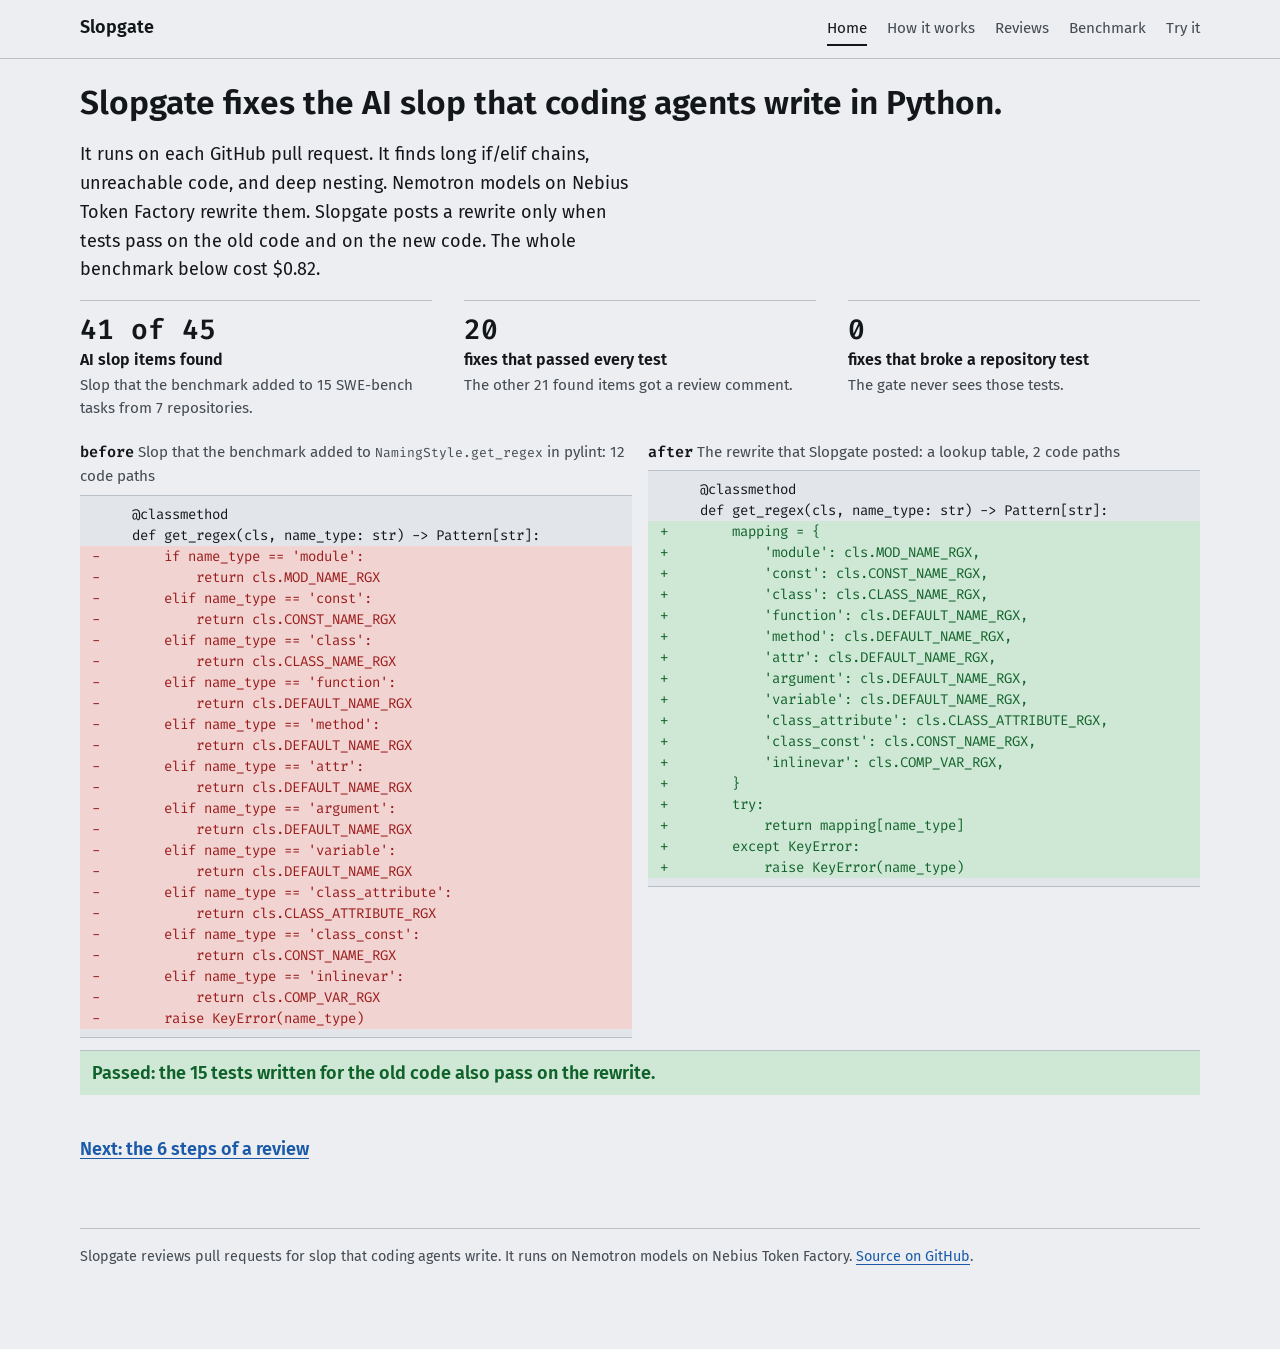
<file: docs/index.html>
<!doctype html>
<html lang="en">
<head>
<meta charset="utf-8">
<meta name="viewport" content="width=device-width, initial-scale=1">
<meta http-equiv="refresh" content="0; url=demo/">
<link rel="canonical" href="demo/">
<title>Slopgate</title>
</head>
<body>
<p><a href="demo/">Go to the Slopgate showcase.</a></p>
</body>
</html>
</file>
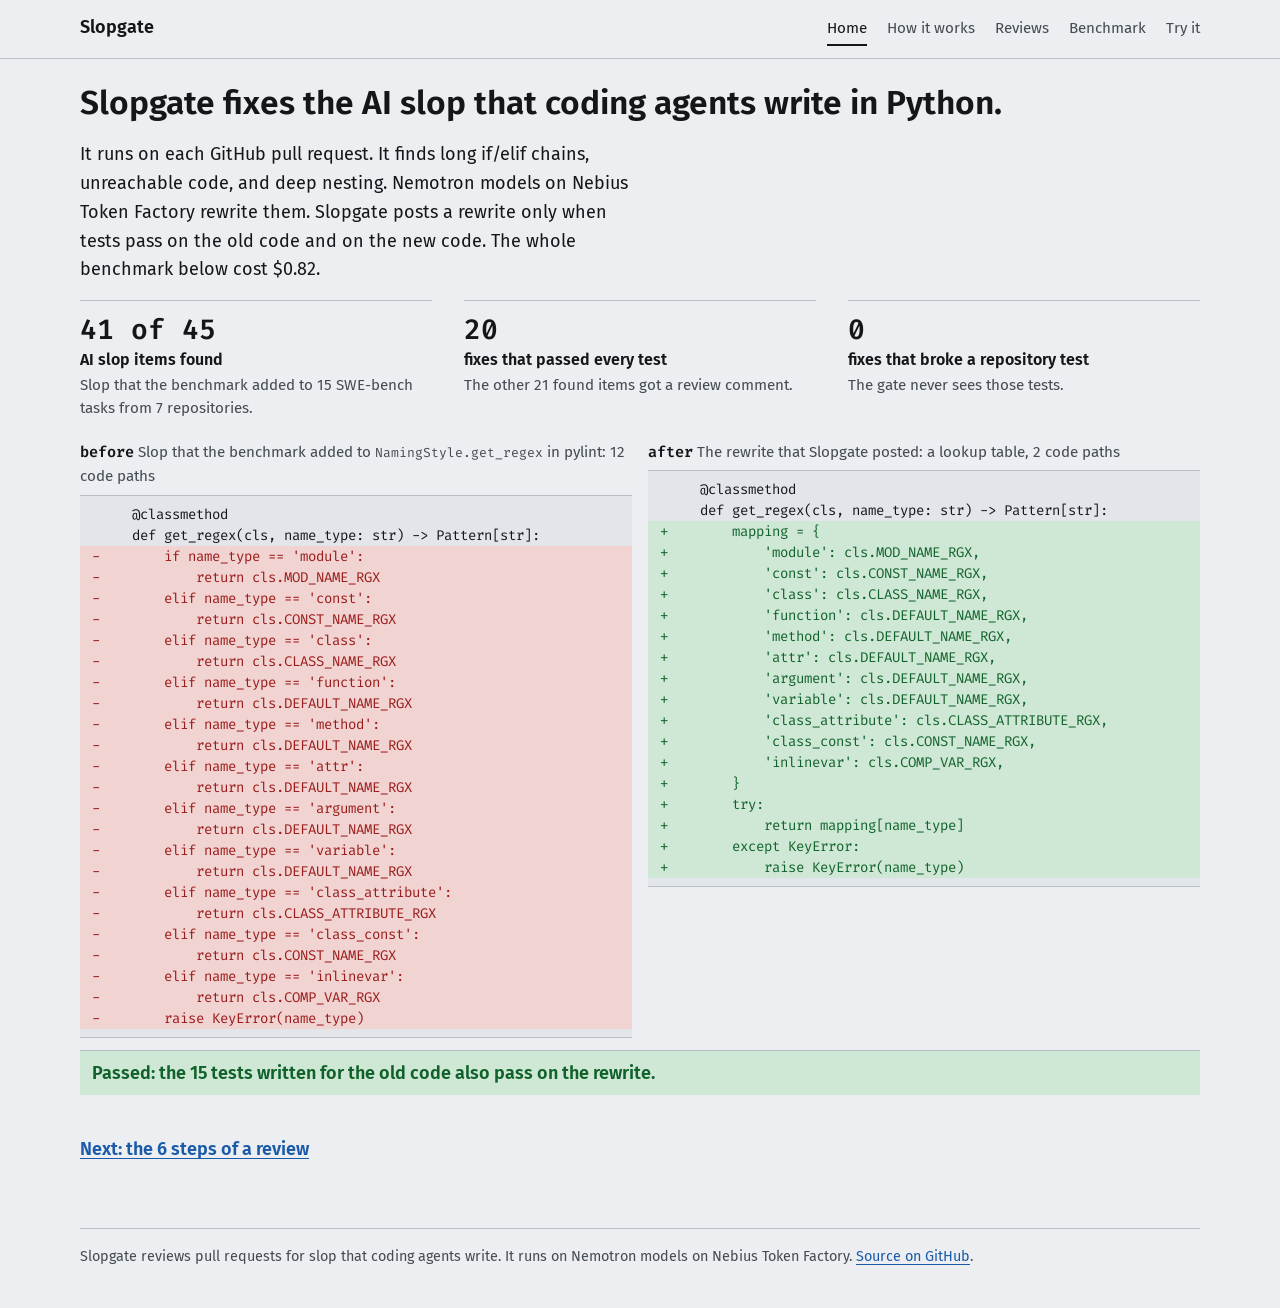
<file: docs/demo/index.html>
<!doctype html>
<html lang="en">
<head>
<meta charset="utf-8">
<meta name="viewport" content="width=device-width, initial-scale=1">
<title>Slopgate</title>
<link rel="stylesheet" href="style.css">
</head>
<body>
<header class="top"><div class="topbar"><a class="brand" href="index.html">Slopgate</a><nav aria-label="Pages"><a href="index.html" aria-current="page">Home</a><a href="how.html">How it works</a><a href="reviews.html">Reviews</a><a href="benchmark.html">Benchmark</a><a href="try.html">Try it</a></nav></div></header>
<main>
<h1>Slopgate fixes the AI slop that coding agents write in Python.</h1>
<p>It runs on each GitHub pull request. It finds long if/elif chains, unreachable code, and deep nesting. Nemotron models on Nebius Token Factory rewrite them. Slopgate posts a rewrite only when tests pass on the old code and on the new code. The whole benchmark below cost $0.82.</p>
<ul class="wide figures">
<li><b class="num">41 of 45</b><span class="what">AI slop items found</span><span class="more">Slop that the benchmark added to 15 SWE-bench tasks from 7 repositories.</span></li>
<li><b class="num">20</b><span class="what">fixes that passed every test</span><span class="more">The other 21 found items got a review comment.</span></li>
<li><b class="num">0</b><span class="what">fixes that broke a repository test</span><span class="more">The gate never sees those tests.</span></li>
</ul>
<div class="wide pair">
<figure><figcaption><span class="tag">before</span> Slop that the benchmark added to <code>NamingStyle.get_regex</code> in pylint: 12 code paths</figcaption><pre class="diff" tabindex="0"><code><span class="l ctx">     @classmethod</span><span class="l ctx">     def get_regex(cls, name_type: str) -&gt; Pattern[str]:</span><span class="l del">-        if name_type == &#x27;module&#x27;:</span><span class="l del">-            return cls.MOD_NAME_RGX</span><span class="l del">-        elif name_type == &#x27;const&#x27;:</span><span class="l del">-            return cls.CONST_NAME_RGX</span><span class="l del">-        elif name_type == &#x27;class&#x27;:</span><span class="l del">-            return cls.CLASS_NAME_RGX</span><span class="l del">-        elif name_type == &#x27;function&#x27;:</span><span class="l del">-            return cls.DEFAULT_NAME_RGX</span><span class="l del">-        elif name_type == &#x27;method&#x27;:</span><span class="l del">-            return cls.DEFAULT_NAME_RGX</span><span class="l del">-        elif name_type == &#x27;attr&#x27;:</span><span class="l del">-            return cls.DEFAULT_NAME_RGX</span><span class="l del">-        elif name_type == &#x27;argument&#x27;:</span><span class="l del">-            return cls.DEFAULT_NAME_RGX</span><span class="l del">-        elif name_type == &#x27;variable&#x27;:</span><span class="l del">-            return cls.DEFAULT_NAME_RGX</span><span class="l del">-        elif name_type == &#x27;class_attribute&#x27;:</span><span class="l del">-            return cls.CLASS_ATTRIBUTE_RGX</span><span class="l del">-        elif name_type == &#x27;class_const&#x27;:</span><span class="l del">-            return cls.CONST_NAME_RGX</span><span class="l del">-        elif name_type == &#x27;inlinevar&#x27;:</span><span class="l del">-            return cls.COMP_VAR_RGX</span><span class="l del">-        raise KeyError(name_type)</span></code></pre></figure>
<figure><figcaption><span class="tag">after</span> The rewrite that Slopgate posted: a lookup table, 2 code paths</figcaption><pre class="diff" tabindex="0"><code><span class="l ctx">     @classmethod</span><span class="l ctx">     def get_regex(cls, name_type: str) -&gt; Pattern[str]:</span><span class="l add">+        mapping = {</span><span class="l add">+            &#x27;module&#x27;: cls.MOD_NAME_RGX,</span><span class="l add">+            &#x27;const&#x27;: cls.CONST_NAME_RGX,</span><span class="l add">+            &#x27;class&#x27;: cls.CLASS_NAME_RGX,</span><span class="l add">+            &#x27;function&#x27;: cls.DEFAULT_NAME_RGX,</span><span class="l add">+            &#x27;method&#x27;: cls.DEFAULT_NAME_RGX,</span><span class="l add">+            &#x27;attr&#x27;: cls.DEFAULT_NAME_RGX,</span><span class="l add">+            &#x27;argument&#x27;: cls.DEFAULT_NAME_RGX,</span><span class="l add">+            &#x27;variable&#x27;: cls.DEFAULT_NAME_RGX,</span><span class="l add">+            &#x27;class_attribute&#x27;: cls.CLASS_ATTRIBUTE_RGX,</span><span class="l add">+            &#x27;class_const&#x27;: cls.CONST_NAME_RGX,</span><span class="l add">+            &#x27;inlinevar&#x27;: cls.COMP_VAR_RGX,</span><span class="l add">+        }</span><span class="l add">+        try:</span><span class="l add">+            return mapping[name_type]</span><span class="l add">+        except KeyError:</span><span class="l add">+            raise KeyError(name_type)</span></code></pre></figure>
</div>
<p class="wide verdict ok">Passed: the 15 tests written for the old code also pass on the rewrite.</p>
<p class="next"><a href="how.html">Next: the 6 steps of a review</a></p>
</main>
<footer><p>Slopgate reviews pull requests for slop that coding agents write. It runs on Nemotron models on Nebius Token Factory. <a href="https://github.com/agno-nymous/slopgate">Source on GitHub</a>.</p></footer>

</body>
</html>
</file>
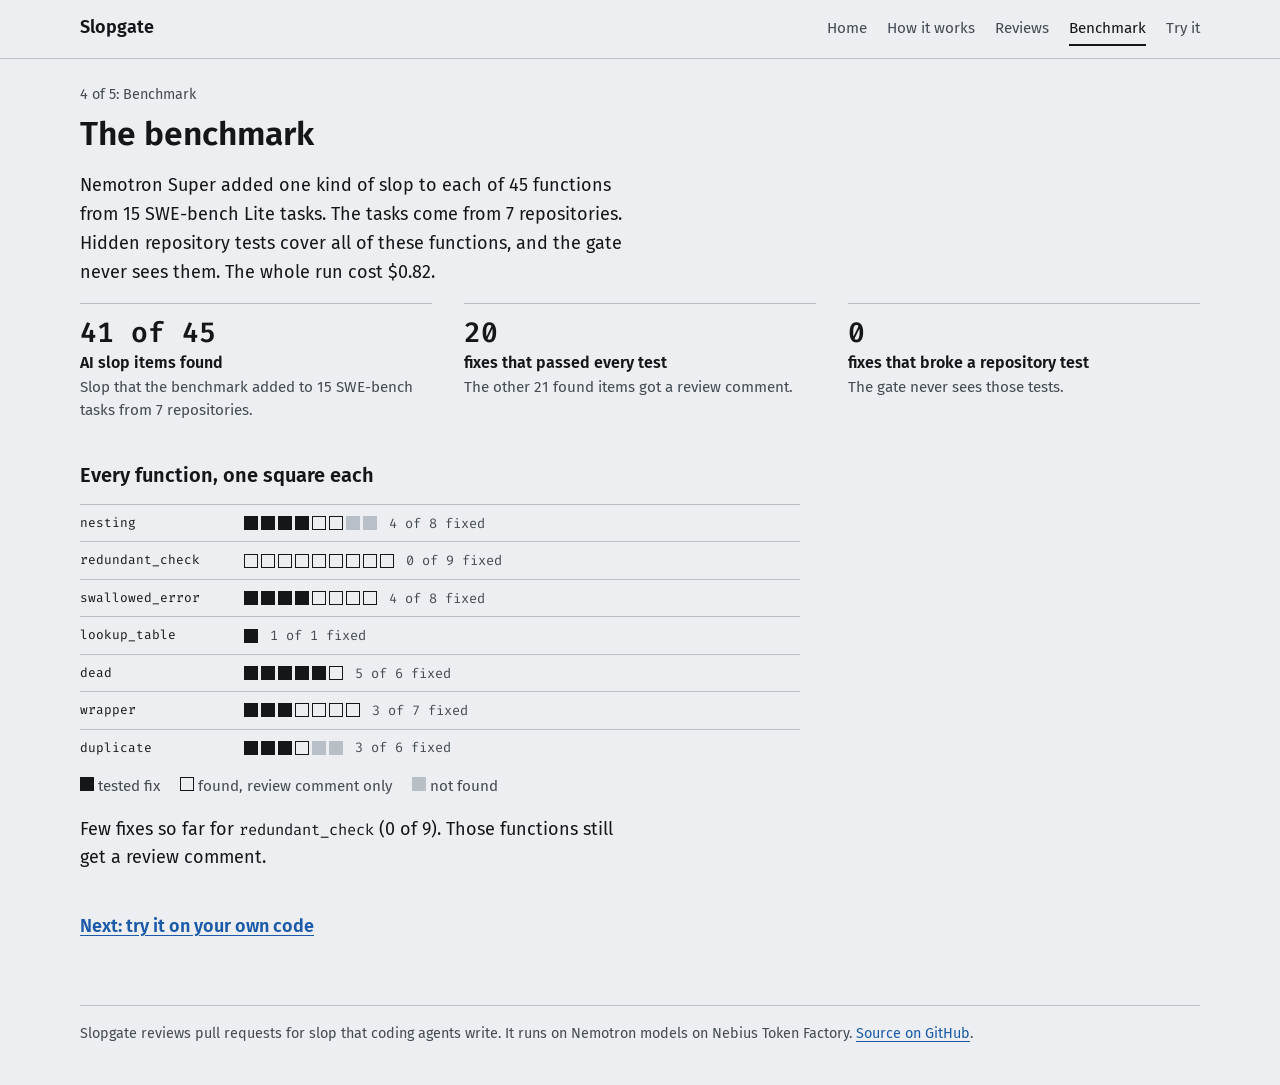
<file: docs/demo/benchmark.html>
<!doctype html>
<html lang="en">
<head>
<meta charset="utf-8">
<meta name="viewport" content="width=device-width, initial-scale=1">
<title>Slopgate benchmark</title>
<link rel="stylesheet" href="style.css">
</head>
<body>
<header class="top"><div class="topbar"><a class="brand" href="index.html">Slopgate</a><nav aria-label="Pages"><a href="index.html">Home</a><a href="how.html">How it works</a><a href="reviews.html">Reviews</a><a href="benchmark.html" aria-current="page">Benchmark</a><a href="try.html">Try it</a></nav></div></header>
<main>
<p class="pos">4 of 5: Benchmark</p>
<h1>The benchmark</h1>
<p>Nemotron Super added one kind of slop to each of 45 functions from 15 SWE-bench Lite tasks. The tasks come from 7 repositories. Hidden repository tests cover all of these functions, and the gate never sees them. The whole run cost $0.82.</p>
<ul class="wide figures">
<li><b class="num">41 of 45</b><span class="what">AI slop items found</span><span class="more">Slop that the benchmark added to 15 SWE-bench tasks from 7 repositories.</span></li>
<li><b class="num">20</b><span class="what">fixes that passed every test</span><span class="more">The other 21 found items got a review comment.</span></li>
<li><b class="num">0</b><span class="what">fixes that broke a repository test</span><span class="more">The gate never sees those tests.</span></li>
</ul>
<h2>Every function, one square each</h2>
<div class="waffle">
<div class="row" role="group" aria-label="nesting (deep nesting): 4 tested fixes, 2 comment only, 2 not found"><code class="kind" title="deep nesting">nesting</code><span class="cells"><span class="cell proven" title="nesting: tested fix"></span><span class="cell proven" title="nesting: tested fix"></span><span class="cell proven" title="nesting: tested fix"></span><span class="cell proven" title="nesting: tested fix"></span><span class="cell note" title="nesting: found, review comment only"></span><span class="cell note" title="nesting: found, review comment only"></span><span class="cell missed" title="nesting: not found"></span><span class="cell missed" title="nesting: not found"></span></span><span class="count">4 of 8 fixed</span></div><div class="row" role="group" aria-label="redundant_check (same check twice): 0 tested fixes, 9 comment only, 0 not found"><code class="kind" title="same check twice">redundant_check</code><span class="cells"><span class="cell note" title="redundant_check: found, review comment only"></span><span class="cell note" title="redundant_check: found, review comment only"></span><span class="cell note" title="redundant_check: found, review comment only"></span><span class="cell note" title="redundant_check: found, review comment only"></span><span class="cell note" title="redundant_check: found, review comment only"></span><span class="cell note" title="redundant_check: found, review comment only"></span><span class="cell note" title="redundant_check: found, review comment only"></span><span class="cell note" title="redundant_check: found, review comment only"></span><span class="cell note" title="redundant_check: found, review comment only"></span></span><span class="count">0 of 9 fixed</span></div><div class="row" role="group" aria-label="swallowed_error (error hidden by except): 4 tested fixes, 4 comment only, 0 not found"><code class="kind" title="error hidden by except">swallowed_error</code><span class="cells"><span class="cell proven" title="swallowed_error: tested fix"></span><span class="cell proven" title="swallowed_error: tested fix"></span><span class="cell proven" title="swallowed_error: tested fix"></span><span class="cell proven" title="swallowed_error: tested fix"></span><span class="cell note" title="swallowed_error: found, review comment only"></span><span class="cell note" title="swallowed_error: found, review comment only"></span><span class="cell note" title="swallowed_error: found, review comment only"></span><span class="cell note" title="swallowed_error: found, review comment only"></span></span><span class="count">4 of 8 fixed</span></div><div class="row" role="group" aria-label="lookup_table (long if/elif chain): 1 tested fixes, 0 comment only, 0 not found"><code class="kind" title="long if/elif chain">lookup_table</code><span class="cells"><span class="cell proven" title="lookup_table: tested fix"></span></span><span class="count">1 of 1 fixed</span></div><div class="row" role="group" aria-label="dead (unused or unreachable code): 5 tested fixes, 1 comment only, 0 not found"><code class="kind" title="unused or unreachable code">dead</code><span class="cells"><span class="cell proven" title="dead: tested fix"></span><span class="cell proven" title="dead: tested fix"></span><span class="cell proven" title="dead: tested fix"></span><span class="cell proven" title="dead: tested fix"></span><span class="cell proven" title="dead: tested fix"></span><span class="cell note" title="dead: found, review comment only"></span></span><span class="count">5 of 6 fixed</span></div><div class="row" role="group" aria-label="wrapper (function that only calls another): 3 tested fixes, 4 comment only, 0 not found"><code class="kind" title="function that only calls another">wrapper</code><span class="cells"><span class="cell proven" title="wrapper: tested fix"></span><span class="cell proven" title="wrapper: tested fix"></span><span class="cell proven" title="wrapper: tested fix"></span><span class="cell note" title="wrapper: found, review comment only"></span><span class="cell note" title="wrapper: found, review comment only"></span><span class="cell note" title="wrapper: found, review comment only"></span><span class="cell note" title="wrapper: found, review comment only"></span></span><span class="count">3 of 7 fixed</span></div><div class="row" role="group" aria-label="duplicate (copy of an existing function): 3 tested fixes, 1 comment only, 2 not found"><code class="kind" title="copy of an existing function">duplicate</code><span class="cells"><span class="cell proven" title="duplicate: tested fix"></span><span class="cell proven" title="duplicate: tested fix"></span><span class="cell proven" title="duplicate: tested fix"></span><span class="cell note" title="duplicate: found, review comment only"></span><span class="cell missed" title="duplicate: not found"></span><span class="cell missed" title="duplicate: not found"></span></span><span class="count">3 of 6 fixed</span></div>
</div>
<p class="legend"><span><i class="cell proven"></i> tested fix</span> <span><i class="cell note"></i> found, review comment only</span> <span><i class="cell missed"></i> not found</span></p>
<p>Few fixes so far for <code>redundant_check</code> (0 of 9). Those functions still get a review comment.</p>
<p class="next"><a href="try.html">Next: try it on your own code</a></p>
</main>
<footer><p>Slopgate reviews pull requests for slop that coding agents write. It runs on Nemotron models on Nebius Token Factory. <a href="https://github.com/agno-nymous/slopgate">Source on GitHub</a>.</p></footer>

</body>
</html>
</file>
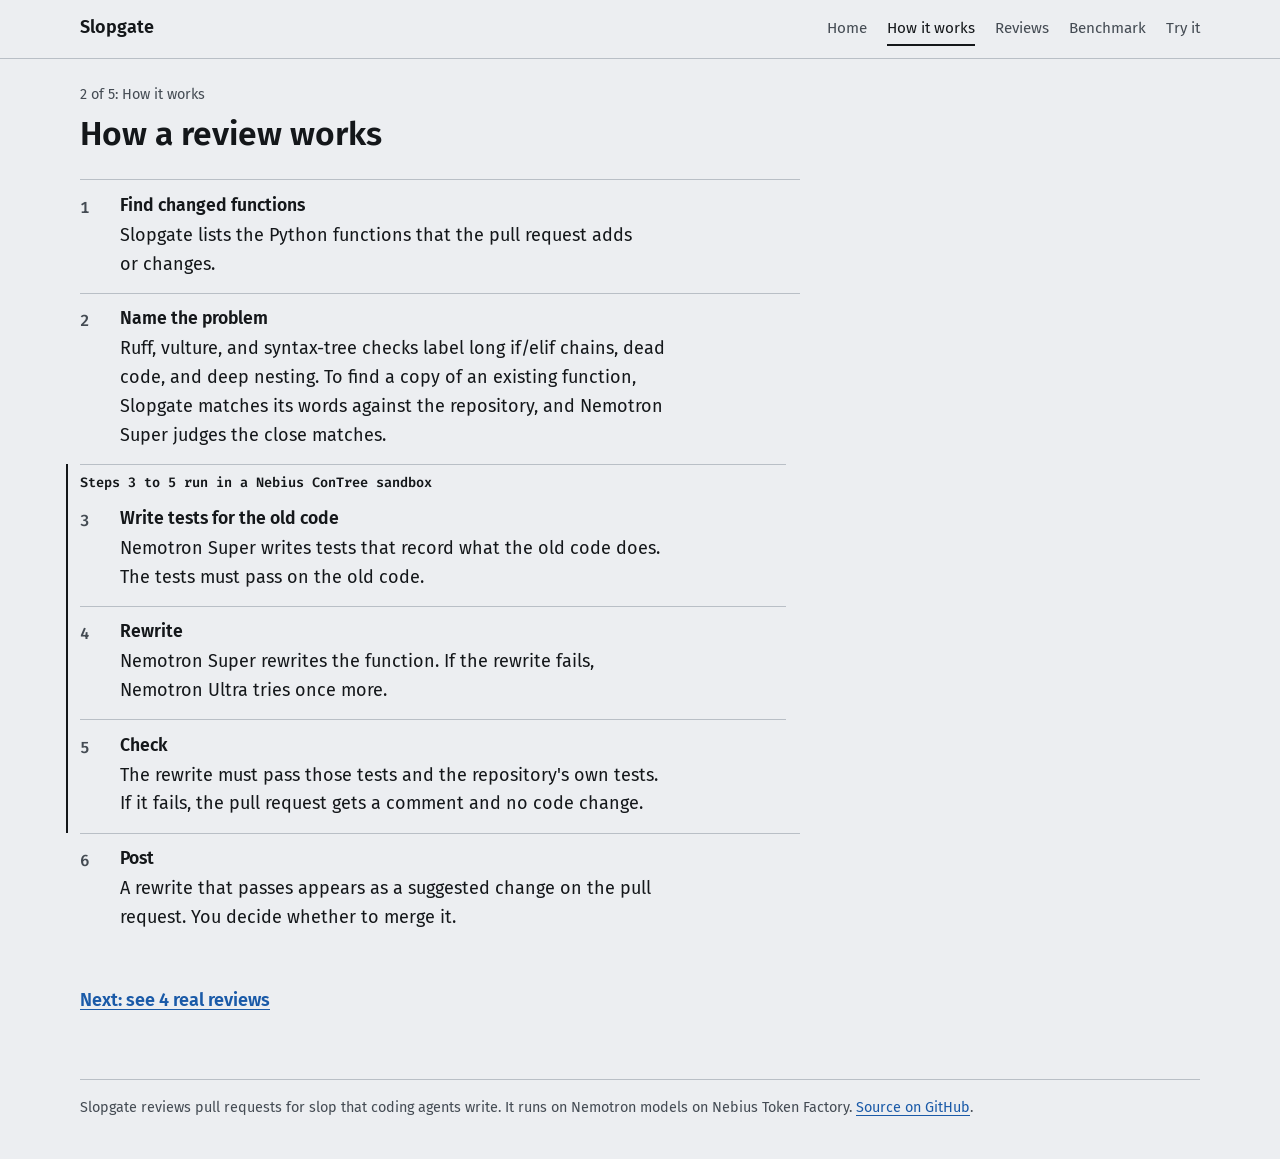
<file: docs/demo/how.html>
<!doctype html>
<html lang="en">
<head>
<meta charset="utf-8">
<meta name="viewport" content="width=device-width, initial-scale=1">
<title>How Slopgate works</title>
<link rel="stylesheet" href="style.css">
</head>
<body>
<header class="top"><div class="topbar"><a class="brand" href="index.html">Slopgate</a><nav aria-label="Pages"><a href="index.html">Home</a><a href="how.html" aria-current="page">How it works</a><a href="reviews.html">Reviews</a><a href="benchmark.html">Benchmark</a><a href="try.html">Try it</a></nav></div></header>
<main>
<p class="pos">2 of 5: How it works</p>
<h1>How a review works</h1>
<ol class="flow">
<li><span class="n">1</span><div><h2>Find changed functions</h2><p>Slopgate lists the Python functions that the pull request adds or changes.</p></div></li><li><span class="n">2</span><div><h2>Name the problem</h2><p>Ruff, vulture, and syntax-tree checks label long if/elif chains, dead code, and deep nesting. To find a copy of an existing function, Slopgate matches its words against the repository, and Nemotron Super judges the close matches.</p></div></li>
</ol>
<div class="sandbox"><p class="label">Steps 3 to 5 run in a Nebius ConTree sandbox</p>
<ol class="flow" start="3">
<li><span class="n">3</span><div><h2>Write tests for the old code</h2><p>Nemotron Super writes tests that record what the old code does. The tests must pass on the old code.</p></div></li><li><span class="n">4</span><div><h2>Rewrite</h2><p>Nemotron Super rewrites the function. If the rewrite fails, Nemotron Ultra tries once more.</p></div></li><li><span class="n">5</span><div><h2>Check</h2><p>The rewrite must pass those tests and the repository&#x27;s own tests. If it fails, the pull request gets a comment and no code change.</p></div></li>
</ol></div>
<ol class="flow" start="6">
<li><span class="n">6</span><div><h2>Post</h2><p>A rewrite that passes appears as a suggested change on the pull request. You decide whether to merge it.</p></div></li>
</ol>
<p class="next"><a href="reviews.html">Next: see 4 real reviews</a></p>
</main>
<footer><p>Slopgate reviews pull requests for slop that coding agents write. It runs on Nemotron models on Nebius Token Factory. <a href="https://github.com/agno-nymous/slopgate">Source on GitHub</a>.</p></footer>

</body>
</html>
</file>
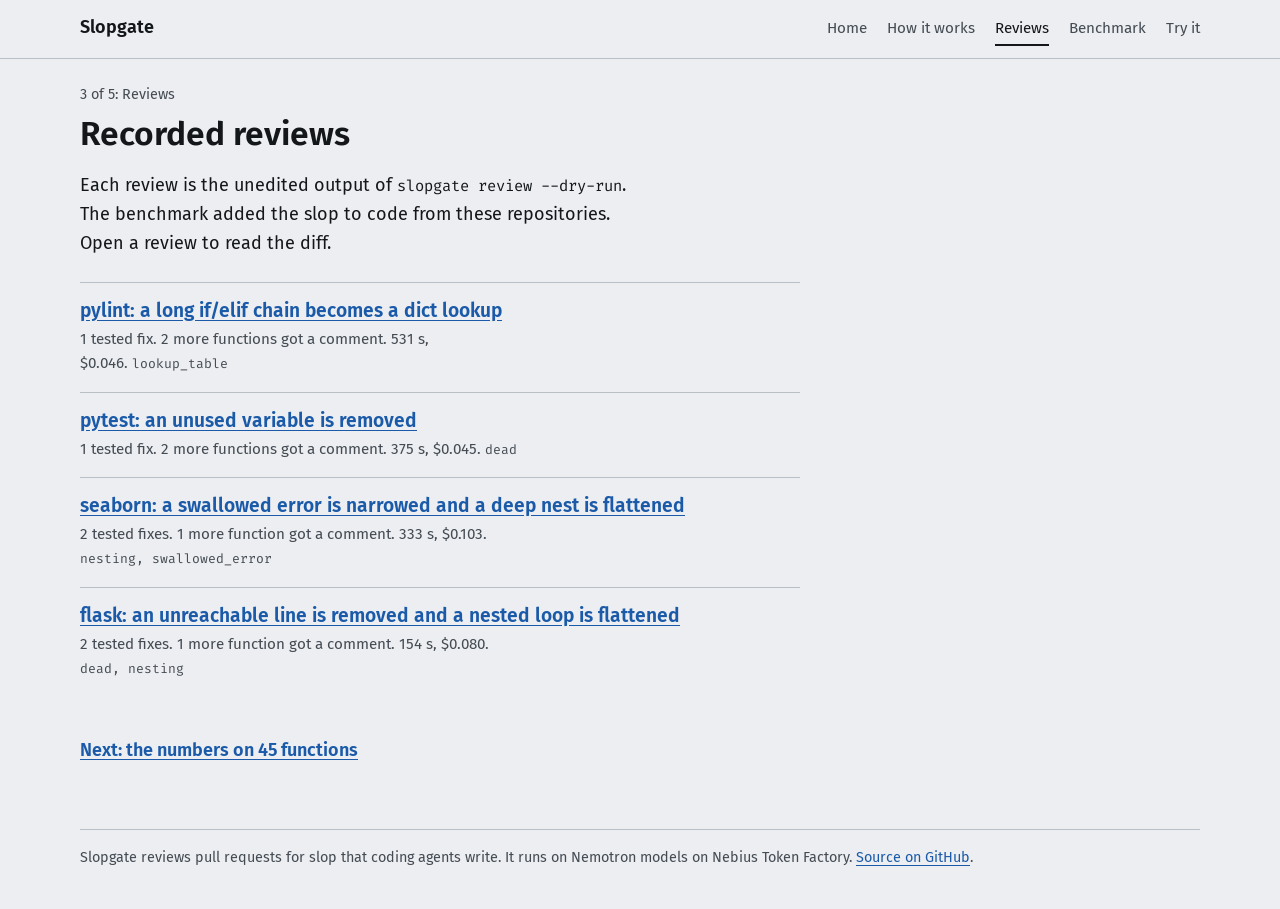
<file: docs/demo/reviews.html>
<!doctype html>
<html lang="en">
<head>
<meta charset="utf-8">
<meta name="viewport" content="width=device-width, initial-scale=1">
<title>Recorded reviews</title>
<link rel="stylesheet" href="style.css">
</head>
<body>
<header class="top"><div class="topbar"><a class="brand" href="index.html">Slopgate</a><nav aria-label="Pages"><a href="index.html">Home</a><a href="how.html">How it works</a><a href="reviews.html" aria-current="page">Reviews</a><a href="benchmark.html">Benchmark</a><a href="try.html">Try it</a></nav></div></header>
<main>
<p class="pos">3 of 5: Reviews</p>
<h1>Recorded reviews</h1>
<p>Each review is the unedited output of <code>slopgate review --dry-run</code>. The benchmark added the slop to code from these repositories. Open a review to read the diff.</p>
<ul class="list">
<li><h2><a href="reviews/pylint-7993.html">pylint: a long if/elif chain becomes a dict lookup</a></h2>
<p class="meta">1 tested fix. 2 more functions got a comment. 531&nbsp;s, $0.046. <code>lookup_table</code></p></li><li><h2><a href="reviews/pytest-7220.html">pytest: an unused variable is removed</a></h2>
<p class="meta">1 tested fix. 2 more functions got a comment. 375&nbsp;s, $0.045. <code>dead</code></p></li><li><h2><a href="reviews/seaborn-3190.html">seaborn: a swallowed error is narrowed and a deep nest is flattened</a></h2>
<p class="meta">2 tested fixes. 1 more function got a comment. 333&nbsp;s, $0.103. <code>nesting, swallowed_error</code></p></li><li><h2><a href="reviews/flask-4992.html">flask: an unreachable line is removed and a nested loop is flattened</a></h2>
<p class="meta">2 tested fixes. 1 more function got a comment. 154&nbsp;s, $0.080. <code>dead, nesting</code></p></li>
</ul>
<p class="next"><a href="benchmark.html">Next: the numbers on 45 functions</a></p>
</main>
<footer><p>Slopgate reviews pull requests for slop that coding agents write. It runs on Nemotron models on Nebius Token Factory. <a href="https://github.com/agno-nymous/slopgate">Source on GitHub</a>.</p></footer>

</body>
</html>
</file>
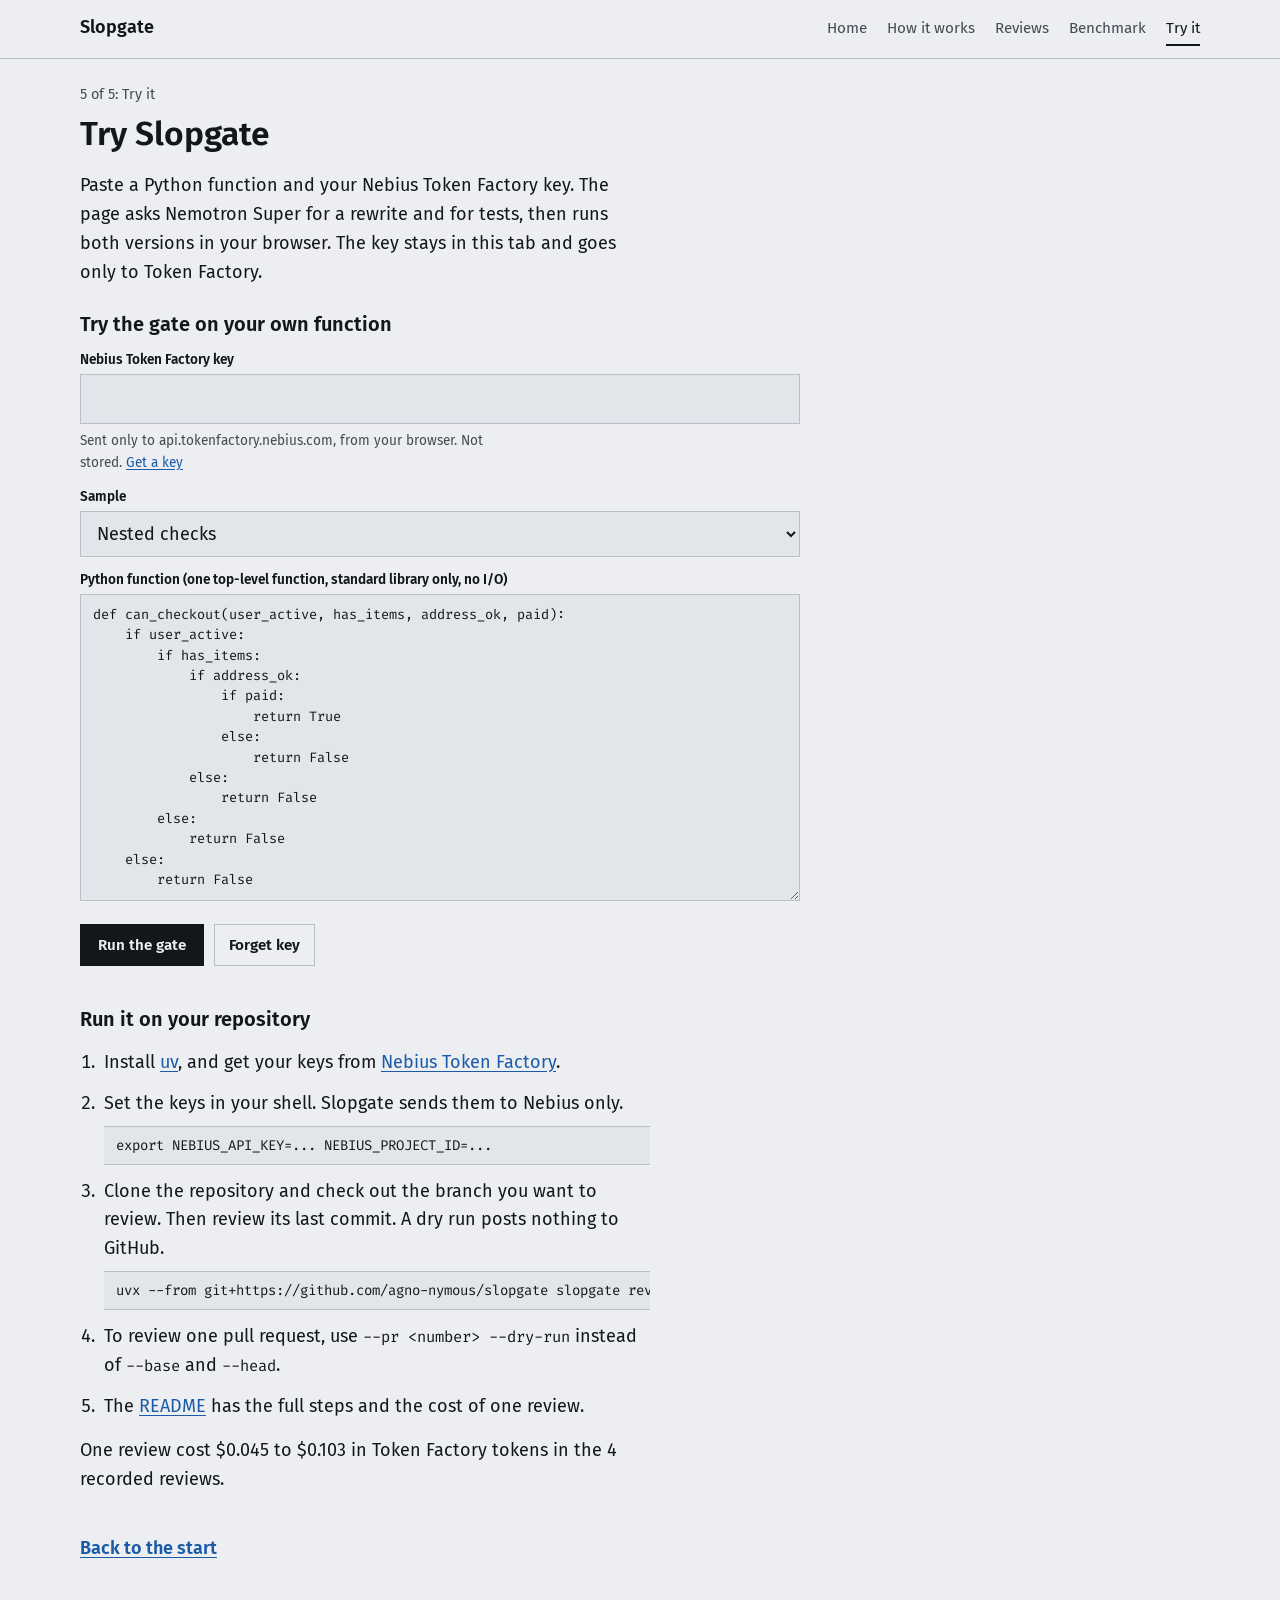
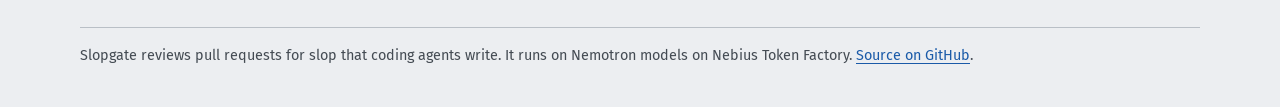
<file: docs/demo/try.html>
<!doctype html>
<html lang="en">
<head>
<meta charset="utf-8">
<meta name="viewport" content="width=device-width, initial-scale=1">
<title>Try Slopgate</title>
<link rel="stylesheet" href="style.css">
</head>
<body>
<header class="top"><div class="topbar"><a class="brand" href="index.html">Slopgate</a><nav aria-label="Pages"><a href="index.html">Home</a><a href="how.html">How it works</a><a href="reviews.html">Reviews</a><a href="benchmark.html">Benchmark</a><a href="try.html" aria-current="page">Try it</a></nav></div></header>
<main>
<p class="pos">5 of 5: Try it</p>
<h1>Try Slopgate</h1>
<p>Paste a Python function and your Nebius Token Factory key. The page asks Nemotron Super for a rewrite and for tests, then runs both versions in your browser. The key stays in this tab and goes only to Token Factory.</p>
<div id="live" class="live"></div>
<h2>Run it on your repository</h2>
<ol class="steps"><li>Install <a href="https://docs.astral.sh/uv/">uv</a>, and get your keys from <a href="https://tokenfactory.nebius.com/project/api-keys">Nebius Token Factory</a>.</li><li>Set the keys in your shell. Slopgate sends them to Nebius only.<pre class="diff cmd" tabindex="0"><code><span class="l ctx">export NEBIUS_API_KEY=... NEBIUS_PROJECT_ID=...</span></code></pre></li><li>Clone the repository and check out the branch you want to review. Then review its last commit. A dry run posts nothing to GitHub.<pre class="diff cmd" tabindex="0"><code><span class="l ctx">uvx --from git+https://github.com/agno-nymous/slopgate slopgate review --repo . --base HEAD~1 --head HEAD --dry-run</span></code></pre></li><li>To review one pull request, use <code>--pr &lt;number&gt; --dry-run</code> instead of <code>--base</code> and <code>--head</code>.</li><li>The <a href="https://github.com/agno-nymous/slopgate#try-slopgate-on-your-machine">README</a> has the full steps and the cost of one review.</li></ol>
<p>One review cost $0.045 to $0.103 in Token Factory tokens in the 4 recorded reviews.</p>
<p class="next"><a href="index.html">Back to the start</a></p>
</main>
<footer><p>Slopgate reviews pull requests for slop that coding agents write. It runs on Nemotron models on Nebius Token Factory. <a href="https://github.com/agno-nymous/slopgate">Source on GitHub</a>.</p></footer>
<script src="try.js"></script>
<script>if (window.SlopgateTry) SlopgateTry.mount(document.getElementById("live"));</script>
</body>
</html>
</file>
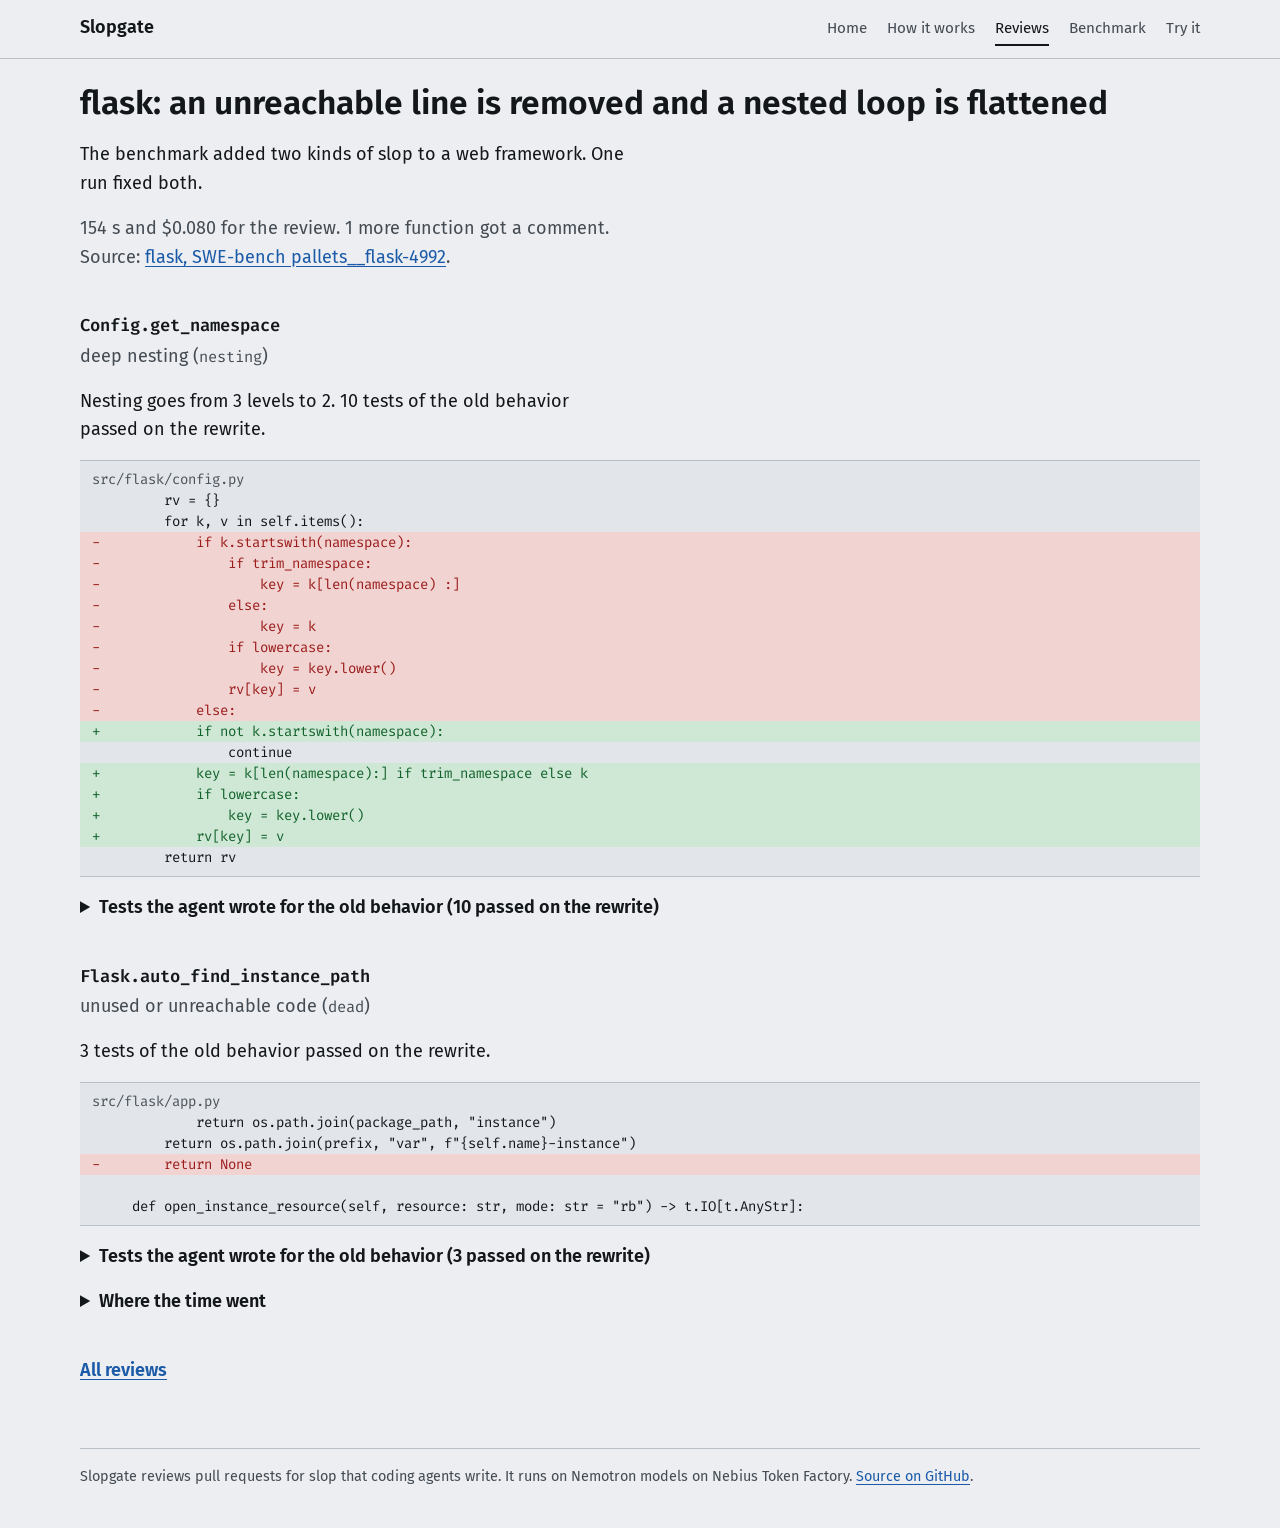
<file: docs/demo/reviews/flask-4992.html>
<!doctype html>
<html lang="en">
<head>
<meta charset="utf-8">
<meta name="viewport" content="width=device-width, initial-scale=1">
<title>flask: an unreachable line is removed and a nested loop is flattened</title>
<link rel="stylesheet" href="../style.css">
</head>
<body>
<header class="top"><div class="topbar"><a class="brand" href="../index.html">Slopgate</a><nav aria-label="Pages"><a href="../index.html">Home</a><a href="../how.html">How it works</a><a href="../reviews.html" aria-current="true">Reviews</a><a href="../benchmark.html">Benchmark</a><a href="../try.html">Try it</a></nav></div></header>
<main>
<h1>flask: an unreachable line is removed and a nested loop is flattened</h1>
<p>The benchmark added two kinds of slop to a web framework. One run fixed both.</p>
<p class="facts">154&nbsp;s and $0.080 for the review. 1 more function got a comment. Source: <a href="https://github.com/pallets/flask">flask, SWE-bench pallets__flask-4992</a>.</p>
<section class="wide">
<h2><code>Config.get_namespace</code></h2>
<p class="kind">deep nesting (<code>nesting</code>)</p>
<p>Nesting goes from 3 levels to 2. 10 tests of the old behavior passed on the rewrite.</p>
<pre class="diff" tabindex="0"><code><span class="l hunk">src/flask/config.py</span><span class="l ctx">         rv = {}</span><span class="l ctx">         for k, v in self.items():</span><span class="l del">-            if k.startswith(namespace):</span><span class="l del">-                if trim_namespace:</span><span class="l del">-                    key = k[len(namespace) :]</span><span class="l del">-                else:</span><span class="l del">-                    key = k</span><span class="l del">-                if lowercase:</span><span class="l del">-                    key = key.lower()</span><span class="l del">-                rv[key] = v</span><span class="l del">-            else:</span><span class="l add">+            if not k.startswith(namespace):</span><span class="l ctx">                 continue</span><span class="l add">+            key = k[len(namespace):] if trim_namespace else k</span><span class="l add">+            if lowercase:</span><span class="l add">+                key = key.lower()</span><span class="l add">+            rv[key] = v</span><span class="l ctx">         return rv</span></code></pre>
<details><summary>Tests the agent wrote for the old behavior (10 passed on the rewrite)</summary><pre class="diff tests" tabindex="0"><code><span class="l ctx">import pytest</span><span class="l ctx">from flask.config import Config</span><span class="l ctx"> </span><span class="l ctx">def make_config(**kwargs):</span><span class="l ctx">    c = Config(None, None)</span><span class="l ctx">    c.update(kwargs)</span><span class="l ctx">    return c</span><span class="l ctx"> </span><span class="l ctx">@pytest.mark.parametrize(&quot;namespace,lowercase,trim_namespace,input_dict,expected&quot;, [</span><span class="l ctx">    # basic case</span><span class="l ctx">    (&quot;IMAGE_STORE_&quot;, True, True,</span><span class="l ctx">     {&quot;IMAGE_STORE_TYPE&quot;: &quot;fs&quot;, &quot;IMAGE_STORE_PATH&quot;: &quot;/var/app/images&quot;, &quot;IMAGE_STORE_BASE_URL&quot;: &quot;http://img.website.com&quot;},</span><span class="l ctx">     {&quot;type&quot;: &quot;fs&quot;, &quot;path&quot;: &quot;/var/app/images&quot;, &quot;base_url&quot;: &quot;http://img.website.com&quot;}),</span><span class="l ctx">    # lowercase=False</span><span class="l ctx">    (&quot;IMAGE_STORE_&quot;, False, True,</span><span class="l ctx">     {&quot;IMAGE_STORE_TYPE&quot;: &quot;fs&quot;, &quot;IMAGE_STORE_PATH&quot;: &quot;/var/app/images&quot;},</span><span class="l ctx">     {&quot;TYPE&quot;: &quot;fs&quot;, &quot;PATH&quot;: &quot;/var/app/images&quot;}),</span><span class="l ctx">    # trim_namespace=False, lowercase=True</span><span class="l ctx">    (&quot;IMAGE_STORE_&quot;, True, False,</span><span class="l ctx">     {&quot;IMAGE_STORE_TYPE&quot;: &quot;fs&quot;},</span><span class="l ctx">     {&quot;image_store_type&quot;: &quot;fs&quot;}),</span><span class="l ctx">    # both false</span><span class="l ctx">    (&quot;IMAGE_STORE_&quot;, False, False,</span><span class="l ctx">     {&quot;IMAGE_STORE_TYPE&quot;: &quot;fs&quot;},</span><span class="l ctx">     {&quot;IMAGE_STORE_TYPE&quot;: &quot;fs&quot;}),</span><span class="l ctx">    # namespace longer than key? shouldn&#x27;t happen because startswith ensures len&gt;=len(namespace)</span><span class="l ctx">    (&quot;PREFIX_&quot;, True, True,</span><span class="l ctx">     {&quot;PREFIX_A&quot;: 1, &quot;PREFIX_AB&quot;: 2},</span><span class="l ctx">     {&quot;a&quot;: 1, &quot;ab&quot;: 2}),</span><span class="l ctx">    # mixed case keys with lowercase True</span><span class="l ctx">    (&quot;PREFIX_&quot;, True, True,</span><span class="l ctx">     {&quot;PREFIX_aBc&quot;: 5, &quot;PREFIX_XYz&quot;: 6},</span><span class="l ctx">     {&quot;abc&quot;: 5, &quot;xyz&quot;: 6}),</span><span class="l ctx">    # no matches</span><span class="l ctx">    (&quot;PREFIX_&quot;, True, True,</span><span class="l ctx">     {&quot;OTHER&quot;: 1, &quot;another&quot;: 2},</span><span class="l ctx">     {}),</span><span class="l ctx">    # empty config</span><span class="l ctx">    (&quot;PREFIX_&quot;, True, True,</span><span class="l ctx">     {},</span><span class="l ctx">     {}),</span><span class="l ctx">    # namespace empty string matches all keys</span><span class="l ctx">    (&quot;&quot;, True, True,</span><span class="l ctx">     {&quot;A&quot;: 1, &quot;b&quot;: 2},</span><span class="l ctx">     {&quot;a&quot;: 1, &quot;b&quot;: 2}),</span><span class="l ctx">    # namespace empty, trim false, lowercase false</span><span class="l ctx">    (&quot;&quot;, False, False,</span><span class="l ctx">     {&quot;A&quot;: 1, &quot;b&quot;: 2},</span><span class="l ctx">     {&quot;A&quot;: 1, &quot;b&quot;: 2}),</span><span class="l ctx">])</span><span class="l ctx">def test_get_namespace(namespace, lowercase, trim_namespace, input_dict, expected):</span><span class="l ctx">    cfg = make_config(**input_dict)</span><span class="l ctx">    result = cfg.get_namespace(namespace, lowercase=lowercase, trim_namespace=trim_namespace)</span><span class="l ctx">    assert result == expected</span><span class="l ctx"> </span><span class="l ctx">if __name__ == &quot;__main__&quot;:</span><span class="l ctx">    pytest.main([__file__, &quot;-q&quot;])</span></code></pre></details>
</section><section class="wide">
<h2><code>Flask.auto_find_instance_path</code></h2>
<p class="kind">unused or unreachable code (<code>dead</code>)</p>
<p>3 tests of the old behavior passed on the rewrite.</p>
<pre class="diff" tabindex="0"><code><span class="l hunk">src/flask/app.py</span><span class="l ctx">             return os.path.join(package_path, &quot;instance&quot;)</span><span class="l ctx">         return os.path.join(prefix, &quot;var&quot;, f&quot;{self.name}-instance&quot;)</span><span class="l del">-        return None</span><span class="l ctx"> </span><span class="l ctx">     def open_instance_resource(self, resource: str, mode: str = &quot;rb&quot;) -&gt; t.IO[t.AnyStr]:</span></code></pre>
<details><summary>Tests the agent wrote for the old behavior (3 passed on the rewrite)</summary><pre class="diff tests" tabindex="0"><code><span class="l ctx">import os</span><span class="l ctx">from unittest.mock import patch</span><span class="l ctx">from flask.app import Flask</span><span class="l ctx"> </span><span class="l ctx">def test_auto_find_instance_path_prefix_none():</span><span class="l ctx">    with patch(&#x27;flask.app.find_package&#x27;) as mock_find:</span><span class="l ctx">        mock_find.return_value = (None, &#x27;/fake/package&#x27;)</span><span class="l ctx">        app = Flask(__name__)</span><span class="l ctx">        result = app.auto_find_instance_path()</span><span class="l ctx">        expected = os.path.join(&#x27;/fake/package&#x27;, &#x27;instance&#x27;)</span><span class="l ctx">        assert result == expected</span><span class="l ctx"> </span><span class="l ctx">def test_auto_find_instance_path_prefix_not_none():</span><span class="l ctx">    with patch(&#x27;flask.app.find_package&#x27;) as mock_find:</span><span class="l ctx">        mock_find.return_value = (&#x27;/fake/prefix&#x27;, &#x27;/fake/package&#x27;)</span><span class="l ctx">        app = Flask(__name__)</span><span class="l ctx">        app.name = &#x27;myapp&#x27;</span><span class="l ctx">        result = app.auto_find_instance_path()</span><span class="l ctx">        expected = os.path.join(&#x27;/fake/prefix&#x27;, &#x27;var&#x27;, &#x27;myapp-instance&#x27;)</span><span class="l ctx">        assert result == expected</span><span class="l ctx"> </span><span class="l ctx"># Ensure unreachable return None is not executed for any case</span><span class="l ctx">def test_auto_find_instance_path_never_returns_none():</span><span class="l ctx">    with patch(&#x27;flask.app.find_package&#x27;) as mock_find:</span><span class="l ctx">        # both branches covered</span><span class="l ctx">        for ret in [(None, &#x27;/pkg&#x27;), (&#x27;/pref&#x27;, &#x27;/pkg&#x27;)]:</span><span class="l ctx">            mock_find.return_value = ret</span><span class="l ctx">            app = Flask(__name__)</span><span class="l ctx">            app.name = &#x27;test&#x27;</span><span class="l ctx">            assert app.auto_find_instance_path() is not None</span></code></pre></details>
</section>
<details class="times"><summary>Where the time went</summary><table><thead><tr><th scope="col">Step</th><th scope="col" class="r">Time</th><th scope="col"><span class="sr">Share of the longest step</span></th></tr></thead><tbody><tr><td>Index the base commit</td><td class="r">0.0&nbsp;s</td><td class="bar"><i style="width:1%"></i></td></tr><tr><td>Set up the sandbox</td><td class="r">11.7&nbsp;s</td><td class="bar"><i style="width:5%"></i></td></tr><tr><td>Find the changed functions</td><td class="r">2.7&nbsp;s</td><td class="bar"><i style="width:1%"></i></td></tr><tr><td>Run the repo tests on the old code</td><td class="r">4.2&nbsp;s</td><td class="bar"><i style="width:2%"></i></td></tr><tr><td>Write tests x3</td><td class="r">222.4&nbsp;s</td><td class="bar"><i style="width:100%"></i></td></tr><tr><td>Rewrite x2</td><td class="r">2.3&nbsp;s</td><td class="bar"><i style="width:1%"></i></td></tr><tr><td>Check the rewrite x3</td><td class="r">8.1&nbsp;s</td><td class="bar"><i style="width:4%"></i></td></tr><tr><td>Run the repo tests on the rewrites</td><td class="r">4.2&nbsp;s</td><td class="bar"><i style="width:2%"></i></td></tr></tbody></table>
<p class="note">Step times add up across functions that run at the same time, so they can exceed the wall time. Several reviews ran together and shared Token Factory, so one review alone is faster. The step times and the token counts come from the Phoenix trace of the same run: 231,564 tokens (nemotron-3-super-120b-a12b).</p></details>
<p class="next"><a href="../reviews.html">All reviews</a></p>
</main>
<footer><p>Slopgate reviews pull requests for slop that coding agents write. It runs on Nemotron models on Nebius Token Factory. <a href="https://github.com/agno-nymous/slopgate">Source on GitHub</a>.</p></footer>

</body>
</html>
</file>
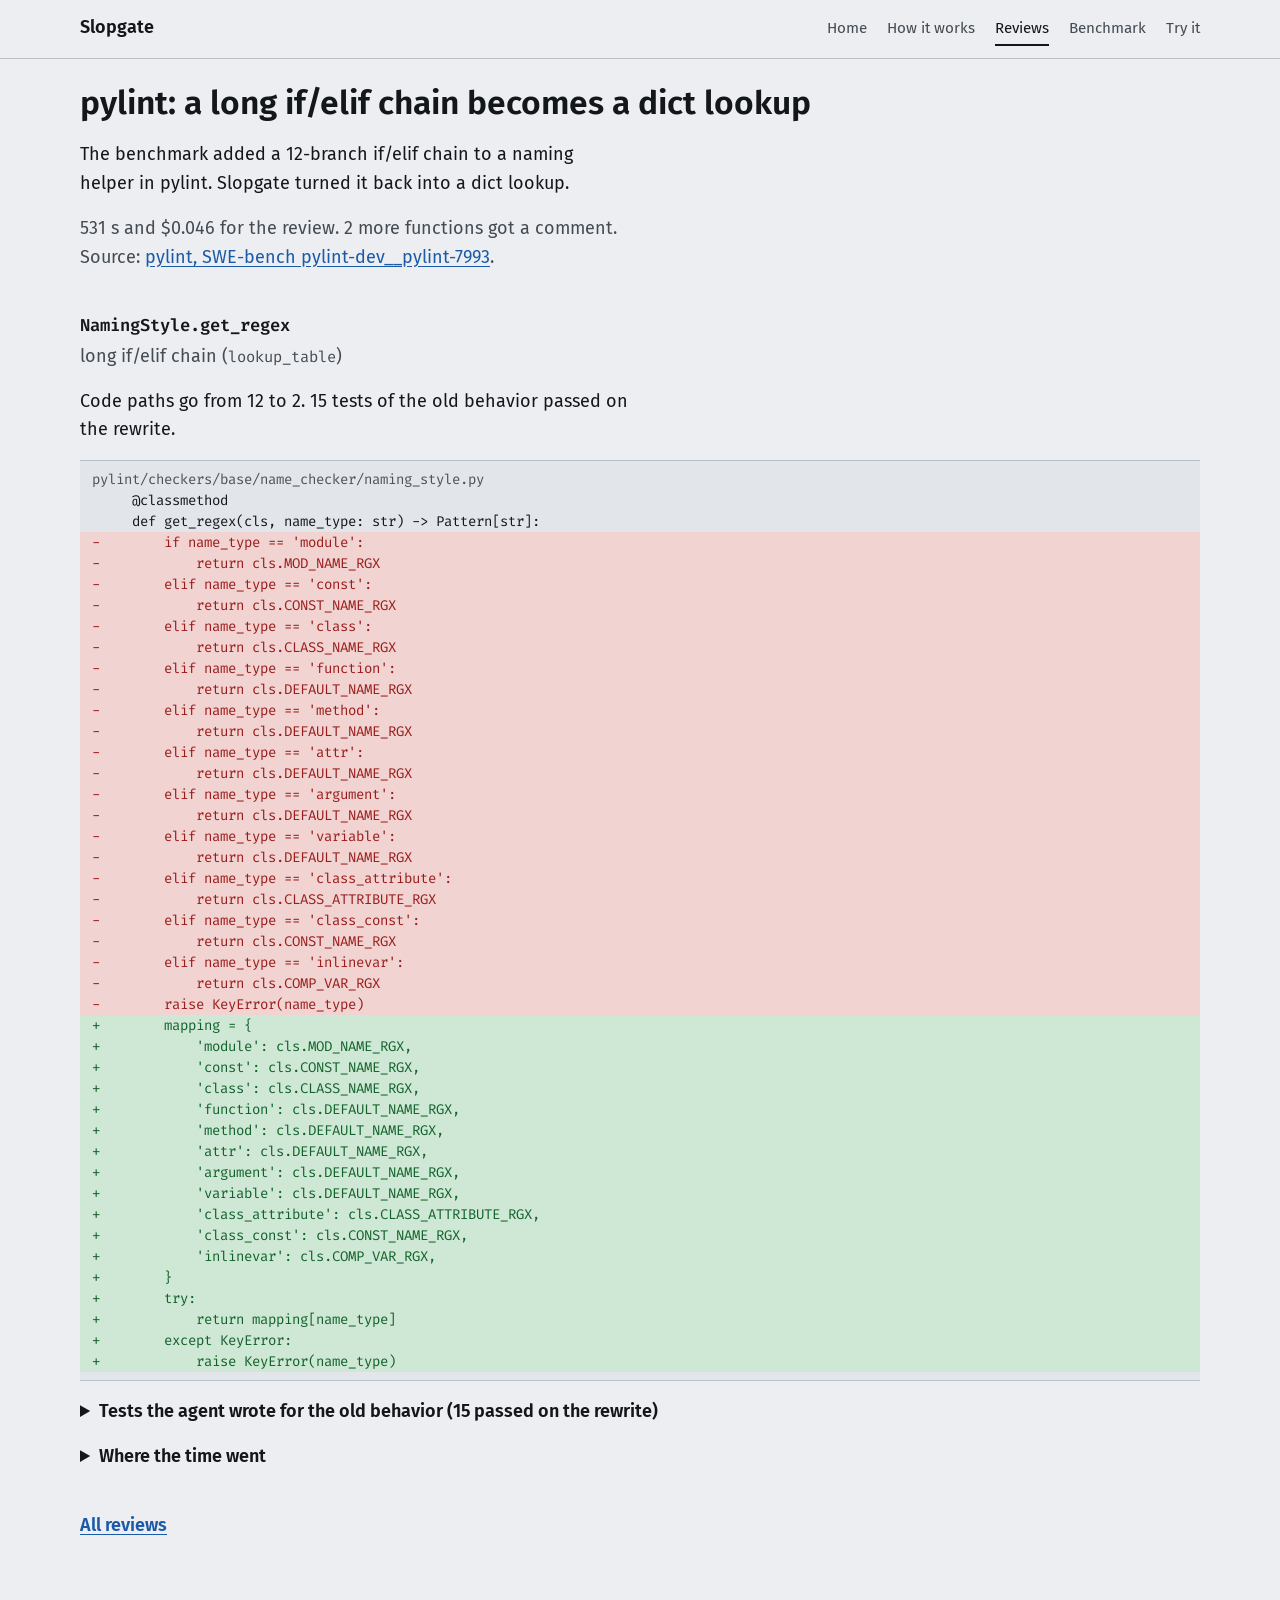
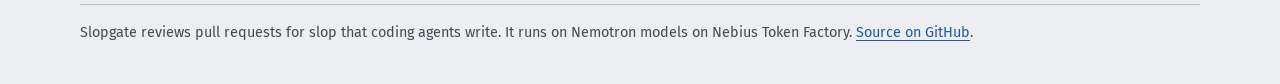
<file: docs/demo/reviews/pylint-7993.html>
<!doctype html>
<html lang="en">
<head>
<meta charset="utf-8">
<meta name="viewport" content="width=device-width, initial-scale=1">
<title>pylint: a long if/elif chain becomes a dict lookup</title>
<link rel="stylesheet" href="../style.css">
</head>
<body>
<header class="top"><div class="topbar"><a class="brand" href="../index.html">Slopgate</a><nav aria-label="Pages"><a href="../index.html">Home</a><a href="../how.html">How it works</a><a href="../reviews.html" aria-current="true">Reviews</a><a href="../benchmark.html">Benchmark</a><a href="../try.html">Try it</a></nav></div></header>
<main>
<h1>pylint: a long if/elif chain becomes a dict lookup</h1>
<p>The benchmark added a 12-branch if/elif chain to a naming helper in pylint. Slopgate turned it back into a dict lookup.</p>
<p class="facts">531&nbsp;s and $0.046 for the review. 2 more functions got a comment. Source: <a href="https://github.com/pylint-dev/pylint">pylint, SWE-bench pylint-dev__pylint-7993</a>.</p>
<section class="wide">
<h2><code>NamingStyle.get_regex</code></h2>
<p class="kind">long if/elif chain (<code>lookup_table</code>)</p>
<p>Code paths go from 12 to 2. 15 tests of the old behavior passed on the rewrite.</p>
<pre class="diff" tabindex="0"><code><span class="l hunk">pylint/checkers/base/name_checker/naming_style.py</span><span class="l ctx">     @classmethod</span><span class="l ctx">     def get_regex(cls, name_type: str) -&gt; Pattern[str]:</span><span class="l del">-        if name_type == &#x27;module&#x27;:</span><span class="l del">-            return cls.MOD_NAME_RGX</span><span class="l del">-        elif name_type == &#x27;const&#x27;:</span><span class="l del">-            return cls.CONST_NAME_RGX</span><span class="l del">-        elif name_type == &#x27;class&#x27;:</span><span class="l del">-            return cls.CLASS_NAME_RGX</span><span class="l del">-        elif name_type == &#x27;function&#x27;:</span><span class="l del">-            return cls.DEFAULT_NAME_RGX</span><span class="l del">-        elif name_type == &#x27;method&#x27;:</span><span class="l del">-            return cls.DEFAULT_NAME_RGX</span><span class="l del">-        elif name_type == &#x27;attr&#x27;:</span><span class="l del">-            return cls.DEFAULT_NAME_RGX</span><span class="l del">-        elif name_type == &#x27;argument&#x27;:</span><span class="l del">-            return cls.DEFAULT_NAME_RGX</span><span class="l del">-        elif name_type == &#x27;variable&#x27;:</span><span class="l del">-            return cls.DEFAULT_NAME_RGX</span><span class="l del">-        elif name_type == &#x27;class_attribute&#x27;:</span><span class="l del">-            return cls.CLASS_ATTRIBUTE_RGX</span><span class="l del">-        elif name_type == &#x27;class_const&#x27;:</span><span class="l del">-            return cls.CONST_NAME_RGX</span><span class="l del">-        elif name_type == &#x27;inlinevar&#x27;:</span><span class="l del">-            return cls.COMP_VAR_RGX</span><span class="l del">-        raise KeyError(name_type)</span><span class="l add">+        mapping = {</span><span class="l add">+            &#x27;module&#x27;: cls.MOD_NAME_RGX,</span><span class="l add">+            &#x27;const&#x27;: cls.CONST_NAME_RGX,</span><span class="l add">+            &#x27;class&#x27;: cls.CLASS_NAME_RGX,</span><span class="l add">+            &#x27;function&#x27;: cls.DEFAULT_NAME_RGX,</span><span class="l add">+            &#x27;method&#x27;: cls.DEFAULT_NAME_RGX,</span><span class="l add">+            &#x27;attr&#x27;: cls.DEFAULT_NAME_RGX,</span><span class="l add">+            &#x27;argument&#x27;: cls.DEFAULT_NAME_RGX,</span><span class="l add">+            &#x27;variable&#x27;: cls.DEFAULT_NAME_RGX,</span><span class="l add">+            &#x27;class_attribute&#x27;: cls.CLASS_ATTRIBUTE_RGX,</span><span class="l add">+            &#x27;class_const&#x27;: cls.CONST_NAME_RGX,</span><span class="l add">+            &#x27;inlinevar&#x27;: cls.COMP_VAR_RGX,</span><span class="l add">+        }</span><span class="l add">+        try:</span><span class="l add">+            return mapping[name_type]</span><span class="l add">+        except KeyError:</span><span class="l add">+            raise KeyError(name_type)</span></code></pre>
<details><summary>Tests the agent wrote for the old behavior (15 passed on the rewrite)</summary><pre class="diff tests" tabindex="0"><code><span class="l ctx">import pytest</span><span class="l ctx">from pylint.checkers.base.name_checker.naming_style import NamingStyle</span><span class="l ctx"> </span><span class="l ctx">@pytest.mark.parametrize(&quot;name_type, expected_attr&quot;, [</span><span class="l ctx">    (&quot;module&quot;, &quot;MOD_NAME_RGX&quot;),</span><span class="l ctx">    (&quot;const&quot;, &quot;CONST_NAME_RGX&quot;),</span><span class="l ctx">    (&quot;class&quot;, &quot;CLASS_NAME_RGX&quot;),</span><span class="l ctx">    (&quot;function&quot;, &quot;DEFAULT_NAME_RGX&quot;),</span><span class="l ctx">    (&quot;method&quot;, &quot;DEFAULT_NAME_RGX&quot;),</span><span class="l ctx">    (&quot;attr&quot;, &quot;DEFAULT_NAME_RGX&quot;),</span><span class="l ctx">    (&quot;argument&quot;, &quot;DEFAULT_NAME_RGX&quot;),</span><span class="l ctx">    (&quot;variable&quot;, &quot;DEFAULT_NAME_RGX&quot;),</span><span class="l ctx">    (&quot;class_attribute&quot;, &quot;CLASS_ATTRIBUTE_RGX&quot;),</span><span class="l ctx">    (&quot;class_const&quot;, &quot;CONST_NAME_RGX&quot;),</span><span class="l ctx">    (&quot;inlinevar&quot;, &quot;COMP_VAR_RGX&quot;),</span><span class="l ctx">])</span><span class="l ctx">def test_get_regex_returns_correct_attribute(name_type, expected_attr):</span><span class="l ctx">    # Get the regex from the base class (which uses ANY patterns)</span><span class="l ctx">    regex = NamingStyle.get_regex(name_type)</span><span class="l ctx">    expected = getattr(NamingStyle, expected_attr)</span><span class="l ctx">    assert regex is expected</span><span class="l ctx"> </span><span class="l ctx">@pytest.mark.parametrize(&quot;name_type&quot;, [</span><span class="l ctx">    &quot;moduled&quot;,   # &gt; &#x27;module&#x27;</span><span class="l ctx">    &quot;methody&quot;,   # &gt; &#x27;method&#x27;</span><span class="l ctx">    &quot;variablez&quot;, # &gt; &#x27;variable&#x27;</span><span class="l ctx">])</span><span class="l ctx">def test_get_regex_boundary_raises_keyerror(name_type):</span><span class="l ctx">    # These inputs should raise KeyError in the original implementation.</span><span class="l ctx">    # If the == comparisons are changed to &gt;=, they would incorrectly</span><span class="l ctx">    # return a regex instead of raising.</span><span class="l ctx">    with pytest.raises(KeyError):</span><span class="l ctx">        NamingStyle.get_regex(name_type)</span><span class="l ctx"> </span><span class="l ctx">def test_get_regex_unknown_raises_keyerror():</span><span class="l ctx">    with pytest.raises(KeyError):</span><span class="l ctx">        NamingStyle.get_regex(&quot;invalid_type&quot;)</span></code></pre></details>
</section>
<details class="times"><summary>Where the time went</summary><table><thead><tr><th scope="col">Step</th><th scope="col" class="r">Time</th><th scope="col"><span class="sr">Share of the longest step</span></th></tr></thead><tbody><tr><td>Index the base commit</td><td class="r">0.1&nbsp;s</td><td class="bar"><i style="width:1%"></i></td></tr><tr><td>Set up the sandbox</td><td class="r">20.3&nbsp;s</td><td class="bar"><i style="width:3%"></i></td></tr><tr><td>Find the changed functions</td><td class="r">5.6&nbsp;s</td><td class="bar"><i style="width:1%"></i></td></tr><tr><td>Run the repo tests on the old code</td><td class="r">82.4&nbsp;s</td><td class="bar"><i style="width:12%"></i></td></tr><tr><td>Write tests x3</td><td class="r">704.2&nbsp;s</td><td class="bar"><i style="width:100%"></i></td></tr><tr><td>Rewrite</td><td class="r">2.1&nbsp;s</td><td class="bar"><i style="width:1%"></i></td></tr><tr><td>Check the rewrite</td><td class="r">3.4&nbsp;s</td><td class="bar"><i style="width:1%"></i></td></tr><tr><td>Run the repo tests on the rewrites</td><td class="r">92.3&nbsp;s</td><td class="bar"><i style="width:13%"></i></td></tr></tbody></table>
<p class="note">Step times add up across functions that run at the same time, so they can exceed the wall time. Several reviews ran together and shared Token Factory, so one review alone is faster. The step times and the token counts come from the Phoenix trace of the same run: 140,576 tokens (nemotron-3-super-120b-a12b).</p></details>
<p class="next"><a href="../reviews.html">All reviews</a></p>
</main>
<footer><p>Slopgate reviews pull requests for slop that coding agents write. It runs on Nemotron models on Nebius Token Factory. <a href="https://github.com/agno-nymous/slopgate">Source on GitHub</a>.</p></footer>

</body>
</html>
</file>
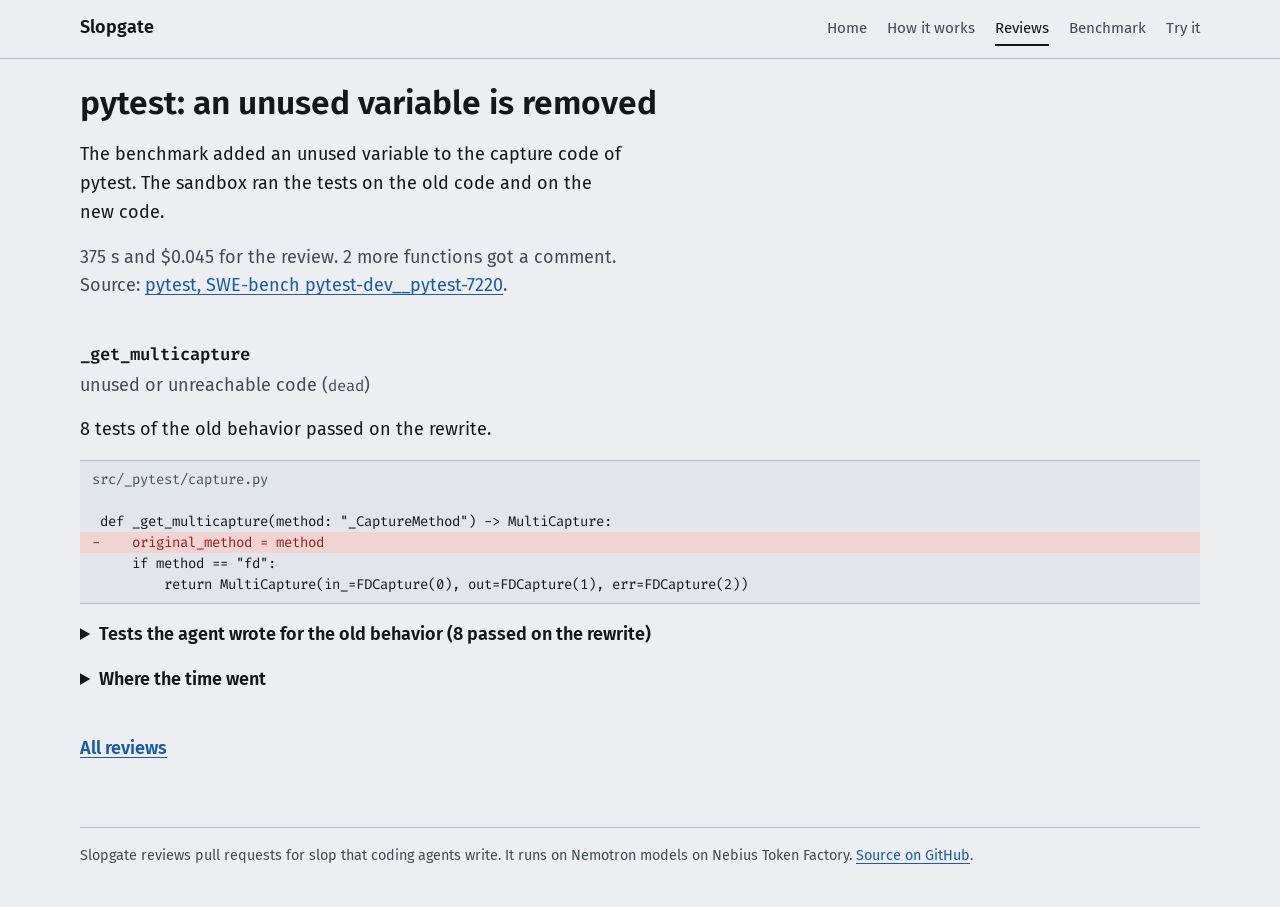
<file: docs/demo/reviews/pytest-7220.html>
<!doctype html>
<html lang="en">
<head>
<meta charset="utf-8">
<meta name="viewport" content="width=device-width, initial-scale=1">
<title>pytest: an unused variable is removed</title>
<link rel="stylesheet" href="../style.css">
</head>
<body>
<header class="top"><div class="topbar"><a class="brand" href="../index.html">Slopgate</a><nav aria-label="Pages"><a href="../index.html">Home</a><a href="../how.html">How it works</a><a href="../reviews.html" aria-current="true">Reviews</a><a href="../benchmark.html">Benchmark</a><a href="../try.html">Try it</a></nav></div></header>
<main>
<h1>pytest: an unused variable is removed</h1>
<p>The benchmark added an unused variable to the capture code of pytest. The sandbox ran the tests on the old code and on the new code.</p>
<p class="facts">375&nbsp;s and $0.045 for the review. 2 more functions got a comment. Source: <a href="https://github.com/pytest-dev/pytest">pytest, SWE-bench pytest-dev__pytest-7220</a>.</p>
<section class="wide">
<h2><code>_get_multicapture</code></h2>
<p class="kind">unused or unreachable code (<code>dead</code>)</p>
<p>8 tests of the old behavior passed on the rewrite.</p>
<pre class="diff" tabindex="0"><code><span class="l hunk">src/_pytest/capture.py</span><span class="l ctx"> </span><span class="l ctx"> def _get_multicapture(method: &quot;_CaptureMethod&quot;) -&gt; MultiCapture:</span><span class="l del">-    original_method = method</span><span class="l ctx">     if method == &quot;fd&quot;:</span><span class="l ctx">         return MultiCapture(in_=FDCapture(0), out=FDCapture(1), err=FDCapture(2))</span></code></pre>
<details><summary>Tests the agent wrote for the old behavior (8 passed on the rewrite)</summary><pre class="diff tests" tabindex="0"><code><span class="l ctx">import sys</span><span class="l ctx">from _pytest.capture import _get_multicapture, FDCapture, SysCapture, MultiCapture</span><span class="l ctx"> </span><span class="l ctx">def test_get_multicapture_fd():</span><span class="l ctx">    result = _get_multicapture(&quot;fd&quot;)</span><span class="l ctx">    assert isinstance(result, MultiCapture)</span><span class="l ctx">    assert isinstance(result.in_, FDCapture)</span><span class="l ctx">    assert isinstance(result.out, FDCapture)</span><span class="l ctx">    assert isinstance(result.err, FDCapture)</span><span class="l ctx">    assert result.in_.targetfd == 0</span><span class="l ctx">    assert result.out.targetfd == 1</span><span class="l ctx">    assert result.err.targetfd == 2</span><span class="l ctx"> </span><span class="l ctx">def test_get_multicapture_sys():</span><span class="l ctx">    result = _get_multicapture(&quot;sys&quot;)</span><span class="l ctx">    assert isinstance(result, MultiCapture)</span><span class="l ctx">    assert isinstance(result.in_, SysCapture)</span><span class="l ctx">    assert isinstance(result.out, SysCapture)</span><span class="l ctx">    assert isinstance(result.err, SysCapture)</span><span class="l ctx">    assert result.in_.name == &quot;stdin&quot;</span><span class="l ctx">    assert result.out.name == &quot;stdout&quot;</span><span class="l ctx">    assert result.err.name == &quot;stderr&quot;</span><span class="l ctx"> </span><span class="l ctx">def test_get_multicapture_no():</span><span class="l ctx">    result = _get_multicapture(&quot;no&quot;)</span><span class="l ctx">    assert isinstance(result, MultiCapture)</span><span class="l ctx">    assert result.in_ is None</span><span class="l ctx">    assert result.out is None</span><span class="l ctx">    assert result.err is None</span><span class="l ctx"> </span><span class="l ctx">def test_get_multicapture_tee_sys():</span><span class="l ctx">    result = _get_multicapture(&quot;tee-sys&quot;)</span><span class="l ctx">    assert isinstance(result, MultiCapture)</span><span class="l ctx">    assert result.in_ is None</span><span class="l ctx">    assert isinstance(result.out, SysCapture)</span><span class="l ctx">    assert isinstance(result.err, SysCapture)</span><span class="l ctx">    # just ensure they are SysCapture; tee logic not exposed</span><span class="l ctx">    assert result.out.name == &quot;stdout&quot;</span><span class="l ctx">    assert result.err.name == &quot;stderr&quot;</span><span class="l ctx"> </span><span class="l ctx">def test_get_multicapture_unknown():</span><span class="l ctx">    try:</span><span class="l ctx">        _get_multicapture(&quot;unknown&quot;)</span><span class="l ctx">        assert False, &quot;expected ValueError&quot;</span><span class="l ctx">    except ValueError as e:</span><span class="l ctx">        assert &quot;unknown capturing method&quot; in str(e)</span><span class="l ctx"> </span><span class="l ctx"># New tests to detect &lt;= changes</span><span class="l ctx">def test_get_multicapture_fd_boundary_low():</span><span class="l ctx">    # Input less than &quot;fd&quot; should raise ValueError in original</span><span class="l ctx">    try:</span><span class="l ctx">        _get_multicapture(&quot;fa&quot;)</span><span class="l ctx">        assert False, &quot;expected ValueError for input &#x27;fa&#x27;&quot;</span><span class="l ctx">    except ValueError as e:</span><span class="l ctx">        assert &quot;unknown capturing method&quot; in str(e)</span><span class="l ctx"> </span><span class="l ctx">def test_get_multicapture_no_boundary_low():</span><span class="l ctx">    # Input less than &quot;no&quot; should raise ValueError</span><span class="l ctx">    try:</span><span class="l ctx">        _get_multicapture(&quot;nn&quot;)</span><span class="l ctx">        assert False, &quot;expected ValueError for input &#x27;nn&#x27;&quot;</span><span class="l ctx">    except ValueError as e:</span><span class="l ctx">        assert &quot;unknown capturing method&quot; in str(e)</span><span class="l ctx"> </span><span class="l ctx">def test_get_multicapture_tee_sys_boundary_low():</span><span class="l ctx">    # Input less than &quot;tee-sys&quot; should raise ValueError</span><span class="l ctx">    try:</span><span class="l ctx">        _get_multicapture(&quot;tee-syr&quot;)</span><span class="l ctx">        assert False, &quot;expected ValueError for input &#x27;tee-syr&#x27;&quot;</span><span class="l ctx">    except ValueError as e:</span><span class="l ctx">        assert &quot;unknown capturing method&quot; in str(e)</span></code></pre></details>
</section>
<details class="times"><summary>Where the time went</summary><table><thead><tr><th scope="col">Step</th><th scope="col" class="r">Time</th><th scope="col"><span class="sr">Share of the longest step</span></th></tr></thead><tbody><tr><td>Index the base commit</td><td class="r">0.1&nbsp;s</td><td class="bar"><i style="width:1%"></i></td></tr><tr><td>Set up the sandbox</td><td class="r">16.9&nbsp;s</td><td class="bar"><i style="width:3%"></i></td></tr><tr><td>Find the changed functions</td><td class="r">5.3&nbsp;s</td><td class="bar"><i style="width:1%"></i></td></tr><tr><td>Run the repo tests on the old code</td><td class="r">126.4&nbsp;s</td><td class="bar"><i style="width:26%"></i></td></tr><tr><td>Write tests x3</td><td class="r">492.4&nbsp;s</td><td class="bar"><i style="width:100%"></i></td></tr><tr><td>Rewrite</td><td class="r">4.1&nbsp;s</td><td class="bar"><i style="width:1%"></i></td></tr><tr><td>Check the rewrite</td><td class="r">2.9&nbsp;s</td><td class="bar"><i style="width:1%"></i></td></tr><tr><td>Run the repo tests on the rewrites</td><td class="r">114.4&nbsp;s</td><td class="bar"><i style="width:23%"></i></td></tr></tbody></table>
<p class="note">Step times add up across functions that run at the same time, so they can exceed the wall time. Several reviews ran together and shared Token Factory, so one review alone is faster. The step times and the token counts come from the Phoenix trace of the same run: 131,353 tokens (nemotron-3-super-120b-a12b).</p></details>
<p class="next"><a href="../reviews.html">All reviews</a></p>
</main>
<footer><p>Slopgate reviews pull requests for slop that coding agents write. It runs on Nemotron models on Nebius Token Factory. <a href="https://github.com/agno-nymous/slopgate">Source on GitHub</a>.</p></footer>

</body>
</html>
</file>
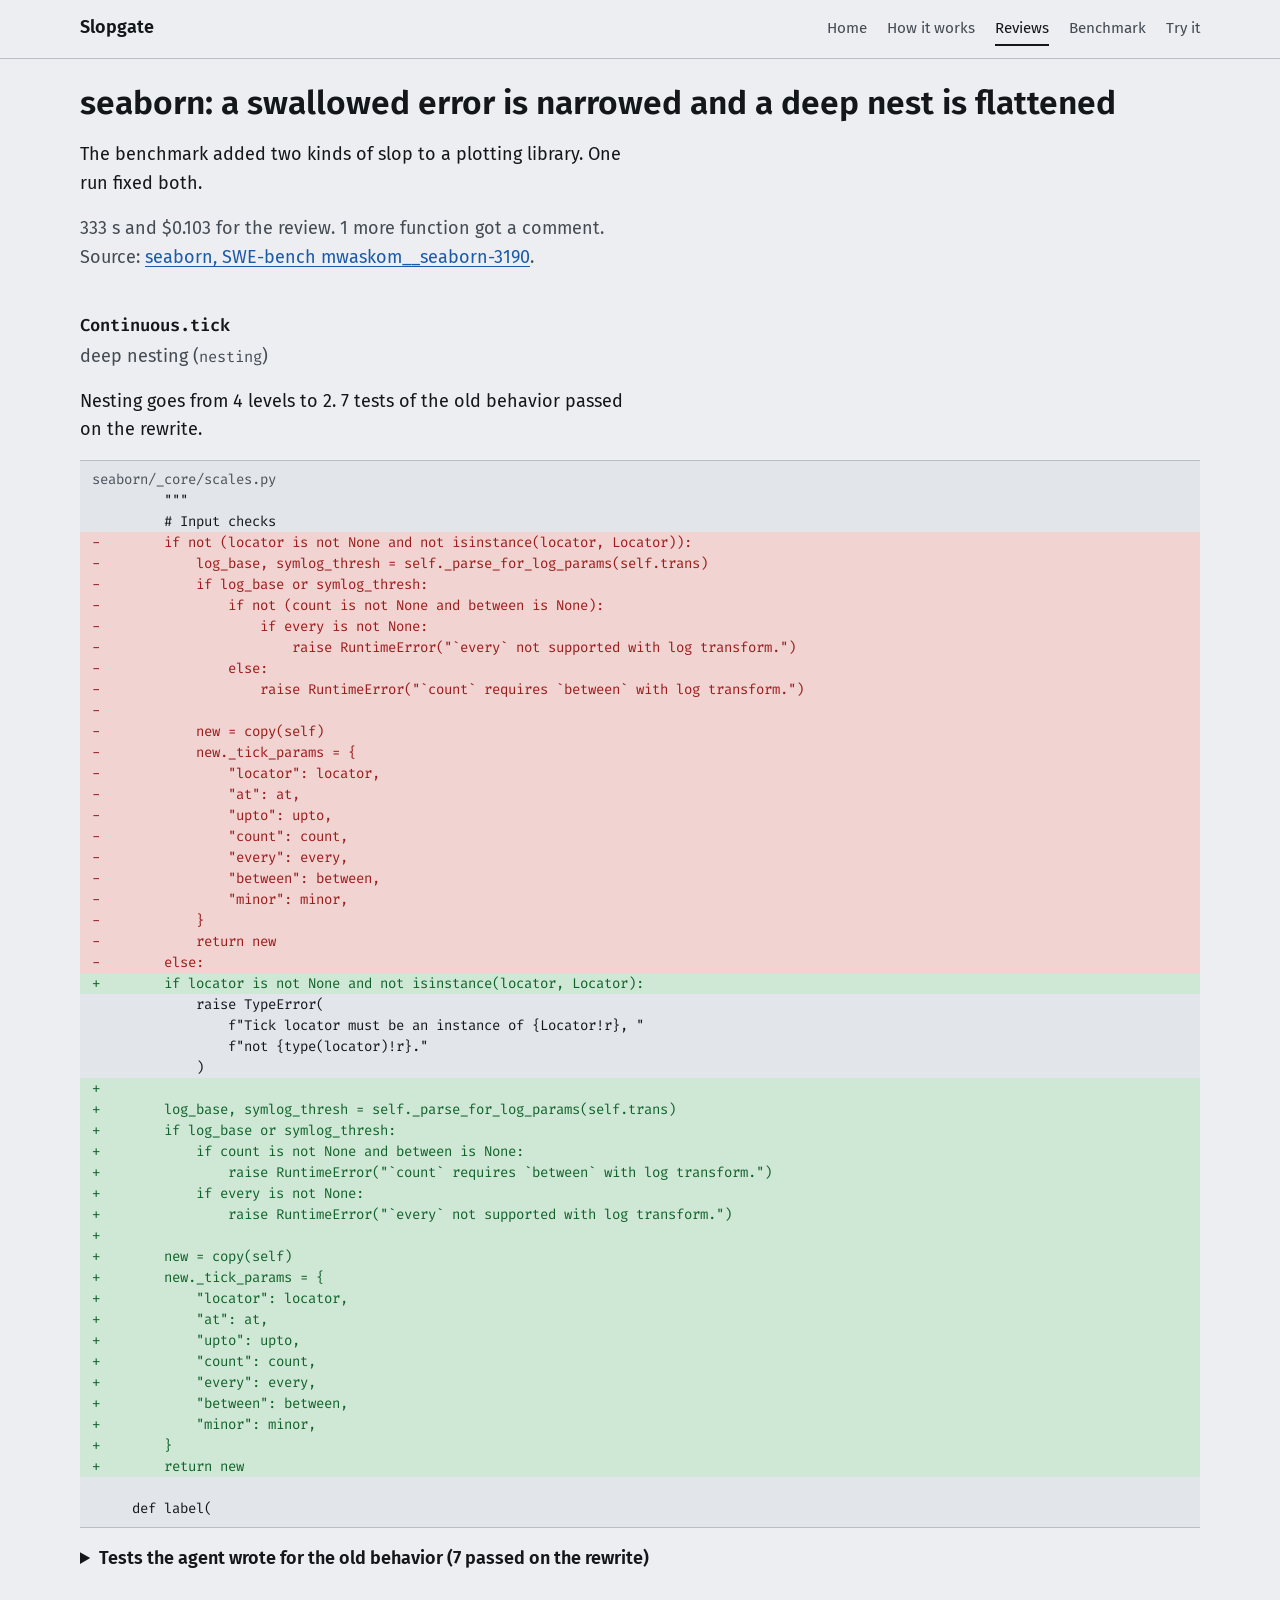
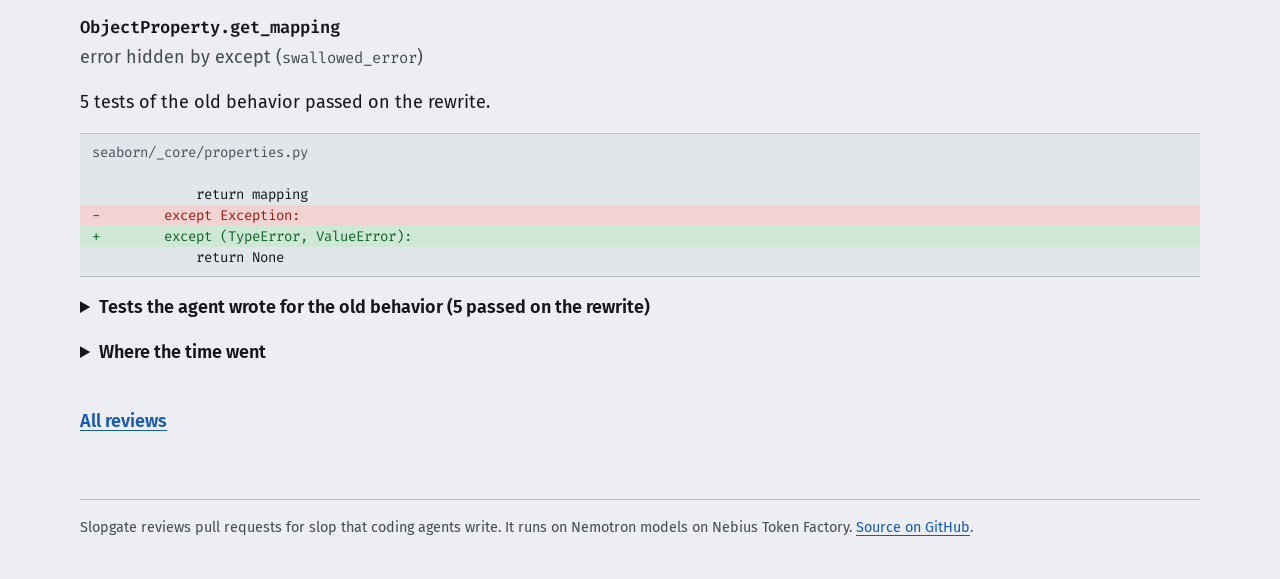
<file: docs/demo/reviews/seaborn-3190.html>
<!doctype html>
<html lang="en">
<head>
<meta charset="utf-8">
<meta name="viewport" content="width=device-width, initial-scale=1">
<title>seaborn: a swallowed error is narrowed and a deep nest is flattened</title>
<link rel="stylesheet" href="../style.css">
</head>
<body>
<header class="top"><div class="topbar"><a class="brand" href="../index.html">Slopgate</a><nav aria-label="Pages"><a href="../index.html">Home</a><a href="../how.html">How it works</a><a href="../reviews.html" aria-current="true">Reviews</a><a href="../benchmark.html">Benchmark</a><a href="../try.html">Try it</a></nav></div></header>
<main>
<h1>seaborn: a swallowed error is narrowed and a deep nest is flattened</h1>
<p>The benchmark added two kinds of slop to a plotting library. One run fixed both.</p>
<p class="facts">333&nbsp;s and $0.103 for the review. 1 more function got a comment. Source: <a href="https://github.com/mwaskom/seaborn">seaborn, SWE-bench mwaskom__seaborn-3190</a>.</p>
<section class="wide">
<h2><code>Continuous.tick</code></h2>
<p class="kind">deep nesting (<code>nesting</code>)</p>
<p>Nesting goes from 4 levels to 2. 7 tests of the old behavior passed on the rewrite.</p>
<pre class="diff" tabindex="0"><code><span class="l hunk">seaborn/_core/scales.py</span><span class="l ctx">         &quot;&quot;&quot;</span><span class="l ctx">         # Input checks</span><span class="l del">-        if not (locator is not None and not isinstance(locator, Locator)):</span><span class="l del">-            log_base, symlog_thresh = self._parse_for_log_params(self.trans)</span><span class="l del">-            if log_base or symlog_thresh:</span><span class="l del">-                if not (count is not None and between is None):</span><span class="l del">-                    if every is not None:</span><span class="l del">-                        raise RuntimeError(&quot;`every` not supported with log transform.&quot;)</span><span class="l del">-                else:</span><span class="l del">-                    raise RuntimeError(&quot;`count` requires `between` with log transform.&quot;)</span><span class="l del">-</span><span class="l del">-            new = copy(self)</span><span class="l del">-            new._tick_params = {</span><span class="l del">-                &quot;locator&quot;: locator,</span><span class="l del">-                &quot;at&quot;: at,</span><span class="l del">-                &quot;upto&quot;: upto,</span><span class="l del">-                &quot;count&quot;: count,</span><span class="l del">-                &quot;every&quot;: every,</span><span class="l del">-                &quot;between&quot;: between,</span><span class="l del">-                &quot;minor&quot;: minor,</span><span class="l del">-            }</span><span class="l del">-            return new</span><span class="l del">-        else:</span><span class="l add">+        if locator is not None and not isinstance(locator, Locator):</span><span class="l ctx">             raise TypeError(</span><span class="l ctx">                 f&quot;Tick locator must be an instance of {Locator!r}, &quot;</span><span class="l ctx">                 f&quot;not {type(locator)!r}.&quot;</span><span class="l ctx">             )</span><span class="l add">+</span><span class="l add">+        log_base, symlog_thresh = self._parse_for_log_params(self.trans)</span><span class="l add">+        if log_base or symlog_thresh:</span><span class="l add">+            if count is not None and between is None:</span><span class="l add">+                raise RuntimeError(&quot;`count` requires `between` with log transform.&quot;)</span><span class="l add">+            if every is not None:</span><span class="l add">+                raise RuntimeError(&quot;`every` not supported with log transform.&quot;)</span><span class="l add">+</span><span class="l add">+        new = copy(self)</span><span class="l add">+        new._tick_params = {</span><span class="l add">+            &quot;locator&quot;: locator,</span><span class="l add">+            &quot;at&quot;: at,</span><span class="l add">+            &quot;upto&quot;: upto,</span><span class="l add">+            &quot;count&quot;: count,</span><span class="l add">+            &quot;every&quot;: every,</span><span class="l add">+            &quot;between&quot;: between,</span><span class="l add">+            &quot;minor&quot;: minor,</span><span class="l add">+        }</span><span class="l add">+        return new</span><span class="l ctx"> </span><span class="l ctx">     def label(</span></code></pre>
<details><summary>Tests the agent wrote for the old behavior (7 passed on the rewrite)</summary><pre class="diff tests" tabindex="0"><code><span class="l ctx">import sys</span><span class="l ctx">import copy</span><span class="l ctx">from types import SimpleNamespace</span><span class="l ctx">import pytest</span><span class="l ctx">from seaborn._core.scales import Continuous</span><span class="l ctx">from matplotlib.ticker import Locator</span><span class="l ctx"> </span><span class="l ctx">class DummyLocator(Locator):</span><span class="l ctx">    pass</span><span class="l ctx"> </span><span class="l ctx">def make_continuous(log_base=0, symlog_thresh=0):</span><span class="l ctx">    obj = Continuous(SimpleNamespace())</span><span class="l ctx">    obj.trans = SimpleNamespace()</span><span class="l ctx">    obj._parse_for_log_params = lambda trans: (log_base, symlog_thresh)</span><span class="l ctx">    return obj</span><span class="l ctx"> </span><span class="l ctx">def test_locator_not_instance_raises():</span><span class="l ctx">    cont = make_continuous()</span><span class="l ctx">    with pytest.raises(TypeError):</span><span class="l ctx">        cont.tick(locator=object())</span><span class="l ctx"> </span><span class="l ctx">def test_locator_instance_returns_copy():</span><span class="l ctx">    cont = make_continuous()</span><span class="l ctx">    loc = DummyLocator()</span><span class="l ctx">    new = cont.tick(locator=loc)</span><span class="l ctx">    assert new is not cont</span><span class="l ctx">    assert new._tick_params[&quot;locator&quot;] is loc</span><span class="l ctx">    assert new._tick_params[&quot;at&quot;] is None</span><span class="l ctx">    assert new._tick_params[&quot;upto&quot;] is None</span><span class="l ctx">    assert new._tick_params[&quot;count&quot;] is None</span><span class="l ctx">    assert new._tick_params[&quot;every&quot;] is None</span><span class="l ctx">    assert new._tick_params[&quot;between&quot;] is None</span><span class="l ctx">    assert new._tick_params[&quot;minor&quot;] is None</span><span class="l ctx"> </span><span class="l ctx">def test_log_transform_every_error():</span><span class="l ctx">    cont = make_continuous(log_base=10)</span><span class="l ctx">    with pytest.raises(RuntimeError, match=&quot;`every` not supported with log transform&quot;):</span><span class="l ctx">        cont.tick(count=None, every=2.0)  # count None triggers outer if true</span><span class="l ctx"> </span><span class="l ctx">def test_log_transform_count_requires_between_error():</span><span class="l ctx">    cont = make_continuous(log_base=10)</span><span class="l ctx">    with pytest.raises(RuntimeError, match=&quot;`count` requires `between` with log transform&quot;):</span><span class="l ctx">        cont.tick(count=5)  # between None triggers else branch</span><span class="l ctx"> </span><span class="l ctx">def test_log_transform_count_with_between_no_error():</span><span class="l ctx">    cont = make_continuous(log_base=10)</span><span class="l ctx">    new = cont.tick(count=5, between=(0,10))</span><span class="l ctx">    assert new._tick_params[&quot;count&quot;] == 5</span><span class="l ctx">    assert new._tick_params[&quot;between&quot;] == (0,10)</span><span class="l ctx"> </span><span class="l ctx">def test_non_log_transform_sets_params():</span><span class="l ctx">    cont = make_continuous(log_base=0, symlog_thresh=0)</span><span class="l ctx">    new = cont.tick(at=[1,2,3], upto=5, count=4, every=1.5, between=(0,10), minor=2)</span><span class="l ctx">    assert new._tick_params[&quot;at&quot;] == [1,2,3]</span><span class="l ctx">    assert new._tick_params[&quot;upto&quot;] == 5</span><span class="l ctx">    assert new._tick_params[&quot;count&quot;] == 4</span><span class="l ctx">    assert new._tick_params[&quot;every&quot;] == 1.5</span><span class="l ctx">    assert new._tick_params[&quot;between&quot;] == (0,10)</span><span class="l ctx">    assert new._tick_params[&quot;minor&quot;] == 2</span><span class="l ctx"> </span><span class="l ctx">def test_all_none_params():</span><span class="l ctx">    cont = make_continuous()</span><span class="l ctx">    new = cont.tick()</span><span class="l ctx">    for v in new._tick_params.values():</span><span class="l ctx">        assert v is None</span></code></pre></details>
</section><section class="wide">
<h2><code>ObjectProperty.get_mapping</code></h2>
<p class="kind">error hidden by except (<code>swallowed_error</code>)</p>
<p>5 tests of the old behavior passed on the rewrite.</p>
<pre class="diff" tabindex="0"><code><span class="l hunk">seaborn/_core/properties.py</span><span class="l ctx"> </span><span class="l ctx">             return mapping</span><span class="l del">-        except Exception:</span><span class="l add">+        except (TypeError, ValueError):</span><span class="l ctx">             return None</span></code></pre>
<details><summary>Tests the agent wrote for the old behavior (5 passed on the rewrite)</summary><pre class="diff tests" tabindex="0"><code><span class="l ctx">import numpy as np</span><span class="l ctx">import pytest</span><span class="l ctx">from pandas import Series</span><span class="l ctx">from seaborn._core.properties import ObjectProperty</span><span class="l ctx">from seaborn._core.scales import Scale, Nominal</span><span class="l ctx"> </span><span class="l ctx">class DummyObjectProperty(ObjectProperty):</span><span class="l ctx">    variable = &quot;dummy&quot;</span><span class="l ctx">    null_value = None</span><span class="l ctx"> </span><span class="l ctx">    def _default_values(self, n):</span><span class="l ctx">        return [f&quot;default_{i}&quot; for i in range(n)]</span><span class="l ctx"> </span><span class="l ctx">    def standardize(self, x):</span><span class="l ctx">        return x</span><span class="l ctx"> </span><span class="l ctx">def test_get_mapping_dict():</span><span class="l ctx">    prop = DummyObjectProperty()</span><span class="l ctx">    scale = Nominal()</span><span class="l ctx">    scale.values = {&quot;a&quot;: 1, &quot;b&quot;: 2}</span><span class="l ctx">    data = Series([&quot;a&quot;, &quot;b&quot;, &quot;a&quot;])</span><span class="l ctx">    mapping = prop.get_mapping(scale, data)</span><span class="l ctx">    assert mapping is not None</span><span class="l ctx">    result = mapping([0, 1, 0])</span><span class="l ctx">    assert result == [1, 2, 1]</span><span class="l ctx"> </span><span class="l ctx">def test_get_mapping_list():</span><span class="l ctx">    prop = DummyObjectProperty()</span><span class="l ctx">    scale = Nominal()</span><span class="l ctx">    scale.values = [10, 20]</span><span class="l ctx">    data = Series([&quot;x&quot;, &quot;y&quot;])</span><span class="l ctx">    mapping = prop.get_mapping(scale, data)</span><span class="l ctx">    assert mapping is not None</span><span class="l ctx">    result = mapping([0, 1])</span><span class="l ctx">    assert result == [10, 20]</span><span class="l ctx">    # test cycling</span><span class="l ctx">    scale2 = Nominal()</span><span class="l ctx">    scale2.values = [5]</span><span class="l ctx">    data2 = Series([&quot;a&quot;, &quot;b&quot;])</span><span class="l ctx">    mapping2 = prop.get_mapping(scale2, data2)</span><span class="l ctx">    assert mapping2 is not None</span><span class="l ctx">    res2 = mapping2([0, 1])</span><span class="l ctx">    assert res2 == [5, 5]</span><span class="l ctx"> </span><span class="l ctx">def test_get_mapping_none():</span><span class="l ctx">    prop = DummyObjectProperty()</span><span class="l ctx">    scale = Nominal()</span><span class="l ctx">    scale.values = None</span><span class="l ctx">    data = Series([&quot;p&quot;, &quot;q&quot;])</span><span class="l ctx">    mapping = prop.get_mapping(scale, data)</span><span class="l ctx">    assert mapping is not None</span><span class="l ctx">    res = mapping([0, 1])</span><span class="l ctx">    assert res == [&quot;default_0&quot;, &quot;default_1&quot;]</span><span class="l ctx"> </span><span class="l ctx">def test_get_mapping_invalid_type():</span><span class="l ctx">    prop = DummyObjectProperty()</span><span class="l ctx">    scale = Nominal()</span><span class="l ctx">    scale.values = 42  # invalid</span><span class="l ctx">    data = Series([&quot;a&quot;])</span><span class="l ctx">    mapping = prop.get_mapping(scale, data)</span><span class="l ctx">    assert mapping is None  # exception caught returns None</span><span class="l ctx"> </span><span class="l ctx">def test_get_mapping_exception_in_check():</span><span class="l ctx">    # Force exception in _check_dict_entries by making levels missing key</span><span class="l ctx">    prop = DummyObjectProperty()</span><span class="l ctx">    scale = Nominal()</span><span class="l ctx">    scale.values = {&quot;a&quot;: 1}</span><span class="l ctx">    data = Series([&quot;b&quot;])  # missing key</span><span class="l ctx">    mapping = prop.get_mapping(scale, data)</span><span class="l ctx">    assert mapping is None  # ValueError raised inside try -&gt; returns None</span><span class="l ctx"> </span><span class="l ctx">if __name__ == &quot;__main__&quot;:</span><span class="l ctx">    pytest.main([__file__])</span></code></pre></details>
</section>
<details class="times"><summary>Where the time went</summary><table><thead><tr><th scope="col">Step</th><th scope="col" class="r">Time</th><th scope="col"><span class="sr">Share of the longest step</span></th></tr></thead><tbody><tr><td>Index the base commit</td><td class="r">0.0&nbsp;s</td><td class="bar"><i style="width:1%"></i></td></tr><tr><td>Set up the sandbox</td><td class="r">16.3&nbsp;s</td><td class="bar"><i style="width:8%"></i></td></tr><tr><td>Find the changed functions</td><td class="r">7.2&nbsp;s</td><td class="bar"><i style="width:3%"></i></td></tr><tr><td>Run the repo tests on the old code</td><td class="r">213.1&nbsp;s</td><td class="bar"><i style="width:100%"></i></td></tr><tr><td>Write tests x3</td><td class="r">208.6&nbsp;s</td><td class="bar"><i style="width:98%"></i></td></tr><tr><td>Rewrite x2</td><td class="r">3.7&nbsp;s</td><td class="bar"><i style="width:2%"></i></td></tr><tr><td>Check the rewrite x4</td><td class="r">17.1&nbsp;s</td><td class="bar"><i style="width:8%"></i></td></tr><tr><td>Run the repo tests on the rewrites</td><td class="r">210.8&nbsp;s</td><td class="bar"><i style="width:99%"></i></td></tr></tbody></table>
<p class="note">Step times add up across functions that run at the same time, so they can exceed the wall time. Several reviews ran together and shared Token Factory, so one review alone is faster. The step times and the token counts come from the Phoenix trace of the same run: 2,929 tokens (Nemotron-3-Ultra-550b-a55b), 308,413 tokens (nemotron-3-super-120b-a12b).</p></details>
<p class="next"><a href="../reviews.html">All reviews</a></p>
</main>
<footer><p>Slopgate reviews pull requests for slop that coding agents write. It runs on Nemotron models on Nebius Token Factory. <a href="https://github.com/agno-nymous/slopgate">Source on GitHub</a>.</p></footer>

</body>
</html>
</file>
<file: docs/demo/style.css>
@font-face { font-family: "Fira Sans"; font-weight: 400; font-style: normal; font-display: swap; src: url(fonts/fira-sans-latin-400-normal.woff2) format("woff2"); }
@font-face { font-family: "Fira Sans"; font-weight: 600; font-style: normal; font-display: swap; src: url(fonts/fira-sans-latin-600-normal.woff2) format("woff2"); }
@font-face { font-family: "Fira Code"; font-weight: 400; font-style: normal; font-display: swap; src: url(fonts/fira-code-latin-400-normal.woff2) format("woff2"); }
@font-face { font-family: "Fira Code"; font-weight: 600; font-style: normal; font-display: swap; src: url(fonts/fira-code-latin-600-normal.woff2) format("woff2"); }

:root {
  --ground: #eceef1;
  --paper: #e2e5e9;
  --ink: #14171a;
  --muted: #444b53;
  --rule: #b9bfc6;
  --link: #1a5aa8;
  --keep: #11622a;
  --keep-wash: #cfe8d6;
  --drop: #9a1c1b;
  --drop-wash: #f1d3d1;
  --note: #5f4300;
  --note-wash: #e8dfbf;
  --hunk: #4a525a;
  --sans: "Fira Sans", system-ui, -apple-system, "Segoe UI", sans-serif;
  --mono: "Fira Code", ui-monospace, "SF Mono", Menlo, Consolas, monospace;
  color-scheme: light;
}
@media (prefers-color-scheme: dark) {
  :root {
    --ground: #14171b; --paper: #1b2025; --ink: #e6e9ec; --muted: #a3abb4; --rule: #343b43; --link: #7db3f2;
    --keep: #72d08d; --keep-wash: #17301f; --drop: #ff9490; --drop-wash: #3a1b1b; --note: #e6c66d; --note-wash: #33290f; --hunk: #9aa3ad;
    color-scheme: dark;
  }
}

* { box-sizing: border-box; }
html { font-size: 100%; -webkit-text-size-adjust: 100%; }
body { margin: 0; background: var(--ground); color: var(--ink); font: 400 1.0625rem/1.6 var(--sans); }
@media (min-width: 48rem) { body { font-size: 1.125rem; } }

a { color: var(--link); text-underline-offset: 0.18em; transition: color 150ms; }
a:hover { color: var(--ink); }
:focus-visible { outline: 2px solid var(--link); outline-offset: 2px; }
code { font-family: var(--mono); font-size: 0.86em; font-variant-ligatures: none; }
h1, h2 { font-family: var(--sans); font-weight: 600; text-wrap: balance; margin: 0; }
h1 { font-size: clamp(1.65rem, 1.2rem + 1.5vw, 2.1rem); line-height: 1.22; }
h2 { font-size: 1.25rem; line-height: 1.3; margin-top: 2.5rem; }
p { margin: 1rem 0 0; max-width: 55ch; text-wrap: pretty; }
::placeholder { color: var(--muted); opacity: 1; }
h1, h2, p, li, summary { overflow-wrap: anywhere; }
ul, ol { margin: 0; padding: 0; }

.top { border-bottom: 1px solid var(--rule); }
.topbar { max-width: 72rem; margin: 0 auto; padding: 0.75rem max(16px, env(safe-area-inset-right, 0px)) 0.75rem max(16px, env(safe-area-inset-left, 0px)); display: flex; flex-wrap: wrap; align-items: baseline; justify-content: space-between; gap: 0.25rem 1.5rem; }
.brand { font-weight: 600; color: var(--ink); text-decoration: none; }
nav { display: flex; flex-wrap: wrap; gap: 0.25rem 1.25rem; font-size: 0.95rem; }
nav a { color: var(--muted); text-decoration: none; padding: 0.25rem 0; border-bottom: 2px solid transparent; }
nav a:hover { color: var(--ink); }
nav a[aria-current] { color: var(--ink); border-bottom-color: var(--ink); }

main, footer { max-width: 72rem; margin: 0 auto; padding-left: max(16px, env(safe-area-inset-left, 0px)); padding-right: max(16px, env(safe-area-inset-right, 0px)); }
main { padding-top: 1.5rem; padding-bottom: 1rem; }
main > * { max-width: 45rem; }
main > p { max-width: 55ch; }
main > .wide, main > h1 { max-width: none; }
footer { padding-top: 1rem; padding-bottom: 2.5rem; color: var(--muted); font-size: 0.9rem; }
footer p { border-top: 1px solid var(--rule); padding-top: 1rem; margin-top: 2rem; max-width: none; }
.next { margin-top: 2.5rem; font-weight: 600; }
.sr { position: absolute; width: 1px; height: 1px; overflow: hidden; clip-path: inset(50%); white-space: nowrap; }
.pos { margin: 0 0 0.5rem; color: var(--muted); font-size: 0.9rem; }

pre.diff { margin: 0; padding: 0.5rem 0; overflow-x: auto; background: var(--paper); border-top: 1px solid var(--rule); border-bottom: 1px solid var(--rule); font: 400 0.875rem/1.5 var(--mono); font-variant-ligatures: none; tab-size: 4; max-width: 100%; }
pre.diff code { font: inherit; display: block; min-width: max-content; }
.l { display: block; padding: 0 12px; white-space: pre; }
.add { background: var(--keep-wash); color: var(--keep); }
.del { background: var(--drop-wash); color: var(--drop); }
.hunk { color: var(--hunk); }
.ctx { color: var(--ink); }
.cmd { margin-top: 0.5rem; }
.tests { margin-top: 0.5rem; max-height: 28rem; }

.verdict { margin: 0.75rem 0 0; padding: 0.5rem 12px; font-weight: 600; border-top: 1px solid var(--rule); }
.verdict.ok { background: var(--keep-wash); color: var(--keep); }

.pair { display: grid; grid-template-columns: 1fr; gap: 1.5rem 1rem; margin-top: 1.25rem; }
@media (min-width: 62rem) { .pair { grid-template-columns: 1fr 1fr; } }
.pair figure { margin: 0; min-width: 0; }
figcaption { font-size: 0.95rem; color: var(--muted); margin-bottom: 0.4rem; }
.tag { font-family: var(--mono); font-weight: 600; color: var(--ink); }

.figures { list-style: none; margin-top: 1rem; display: grid; gap: 1rem 2rem; }
@media (min-width: 62rem) { .figures { grid-template-columns: repeat(3, 1fr); } }
.figures li { display: grid; gap: 0.1rem; align-content: start; padding-top: 0.75rem; border-top: 1px solid var(--rule); font-size: 1rem; line-height: 1.5; }
.num { font: 600 1.75rem/1.2 var(--mono); font-variant-ligatures: none; }
.figures .what { font-weight: 600; }
.figures .more { color: var(--muted); font-size: 0.95rem; }

.flow { list-style: none; margin-top: 1.5rem; }
.flow li { display: grid; grid-template-columns: 2rem 1fr; gap: 0 0.5rem; padding: 0.9rem 0; border-top: 1px solid var(--rule); }
.flow h2 { margin: 0; font-size: 1.1rem; }
.flow p { margin: 0.2rem 0 0; }
.n { font: 600 1rem/1.6 var(--mono); color: var(--muted); }
.sandbox { margin: 0 0 0 -14px; padding: 0 0 0 12px; border-left: 2px solid var(--ink); }
.sandbox .flow { margin-top: 0; }
.sandbox .label { max-width: none; margin: 0; padding: 0.5rem 0 0.1rem; font: 600 0.85rem/1.4 var(--mono); border-top: 1px solid var(--rule); }
.sandbox .flow li:first-child { border-top: 0; }
.sandbox + .flow { margin-top: 0; }

.list { list-style: none; margin-top: 1.5rem; }
.list li { padding: 1rem 0; border-top: 1px solid var(--rule); }
.list h2 { margin: 0; font-size: 1.2rem; }
.list p { margin: 0.2rem 0 0; }
.meta { color: var(--muted); font-size: 0.95rem; }
p.kind { margin-top: 0.25rem; color: var(--muted); }
.facts { color: var(--muted); }
section { margin-top: 0.5rem; }
section > .diff { margin-top: 1rem; }

details { margin-top: 1rem; }
summary { cursor: pointer; font-weight: 600; }
details > pre, details > table { margin-top: 0.75rem; }
.times table { border-collapse: collapse; width: 100%; max-width: 45rem; font-size: 0.95rem; }
.times td { padding: 0.35rem 0; border-top: 1px solid var(--rule); vertical-align: middle; }
.times th { text-align: left; font-weight: 600; padding: 0.25rem 0; }
.times th.r { text-align: right; padding-right: 0.75rem; }
.times .r { text-align: right; font-family: var(--mono); padding: 0.35rem 0.75rem; white-space: nowrap; }
.times .bar { width: 30%; padding: 0; display: table-cell; }
.times .bar i { display: block; height: 6px; background: var(--ink); }
.note { color: var(--muted); font-size: 0.95rem; }

.waffle { margin-top: 1rem; display: grid; gap: 0.5rem; }
.row { display: grid; grid-template-columns: 9.5rem auto 1fr; gap: 0.25rem 0.75rem; align-items: center; border-top: 1px solid var(--rule); padding-top: 0.5rem; }
.row .kind { font-size: 0.8rem; }
.cells { display: flex; flex-wrap: wrap; gap: 3px; }
.cell { display: inline-block; width: 14px; height: 14px; border: 1px solid var(--ink); }
.cell.proven { background: var(--ink); border-color: var(--ink); }
.cell.note { background: transparent; }
.cell.missed { background: var(--rule); border-color: var(--rule); }
.count { font: 400 0.85rem var(--mono); color: var(--muted); }
.legend { color: var(--muted); font-size: 0.95rem; }
.legend span { margin-right: 1rem; white-space: nowrap; }
@media (max-width: 40rem) { .row { grid-template-columns: 1fr auto; } .row .cells { grid-column: 1 / -1; grid-row: 2; } .count { text-align: right; } }
@media (max-width: 30rem) { nav { gap: 0.25rem 0.75rem; font-size: 0.875rem; } }

.steps { margin: 1rem 0 0 1.25rem; max-width: 45rem; }
.steps li { margin-top: 0.75rem; padding-left: 0.25rem; max-width: 55ch; }
.steps .diff { margin-top: 0.5rem; }
.steps .cmd .l { white-space: pre-wrap; overflow-wrap: anywhere; }

.live { margin-top: 1.5rem; max-width: 45rem; }
.live .note, .live .verdict { max-width: 55ch; }

@media (prefers-reduced-motion: reduce) { * { transition: none !important; animation: none !important; } }
</file>
